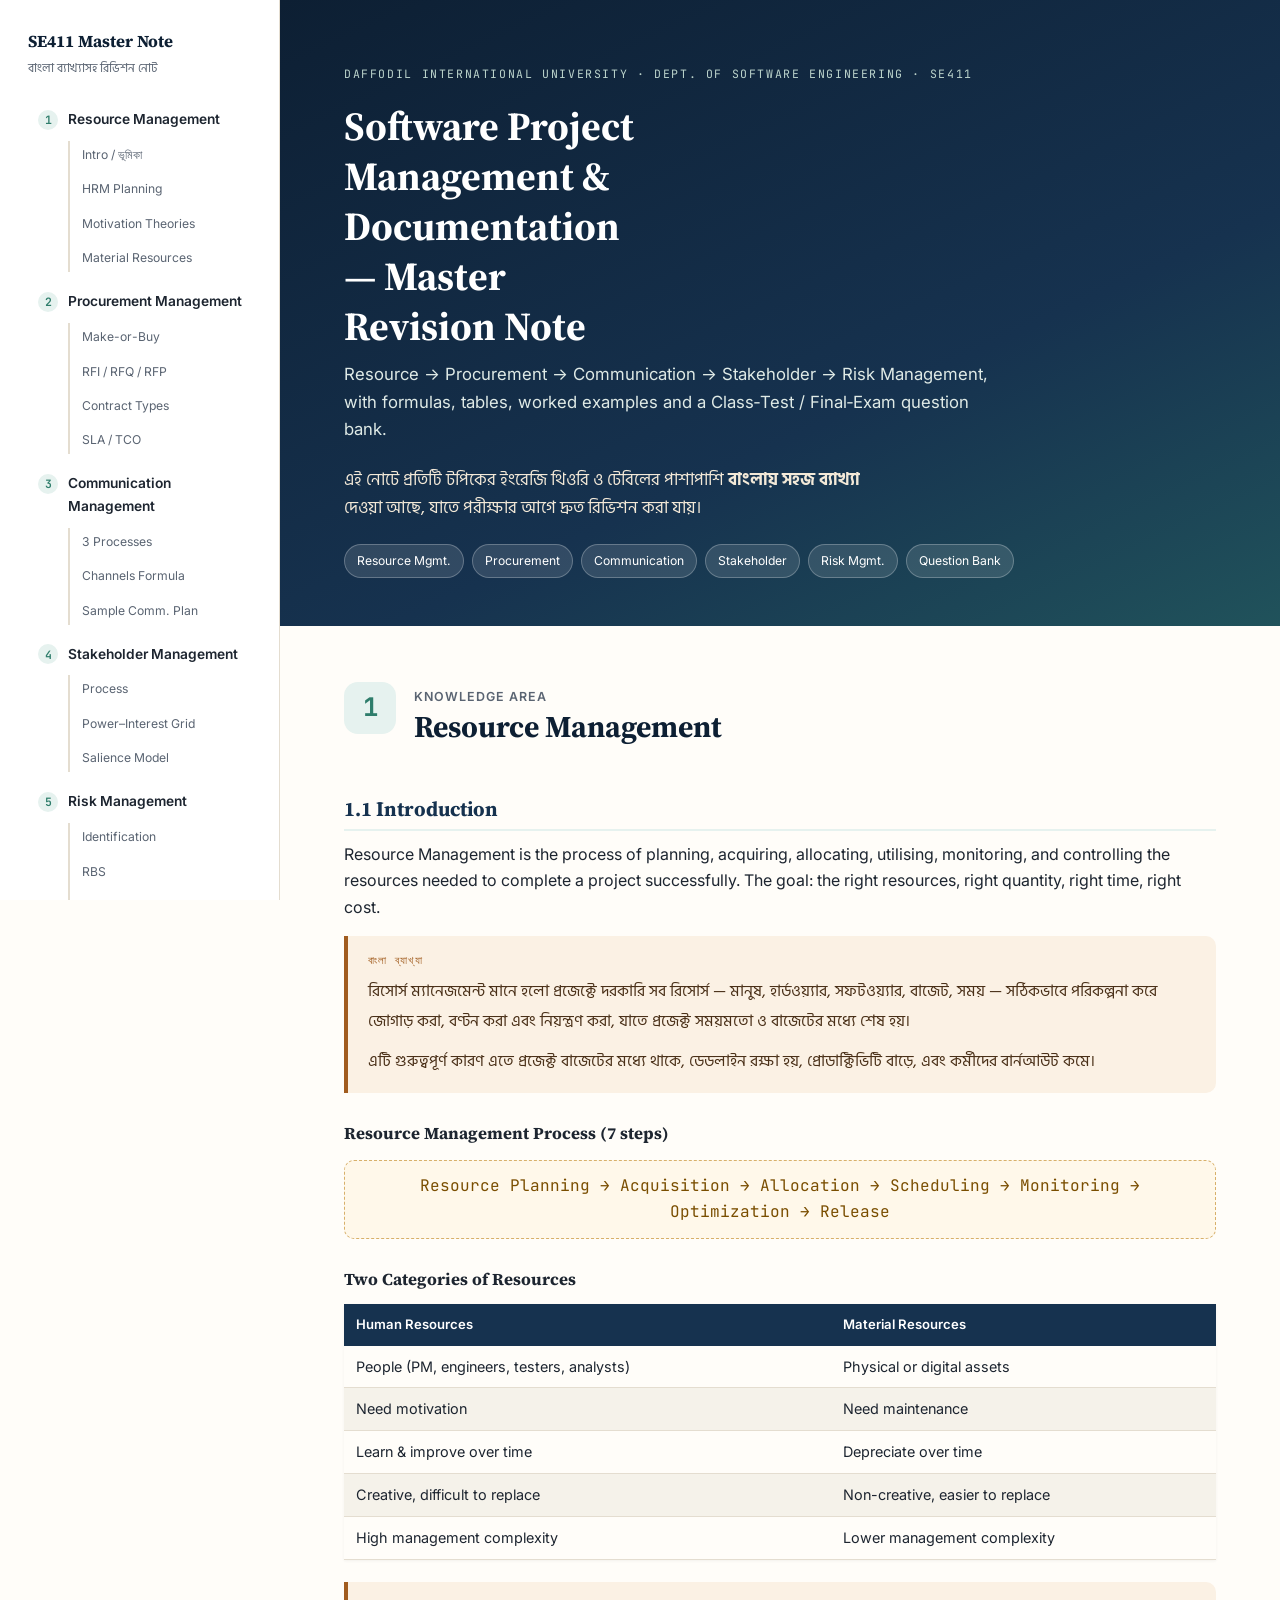
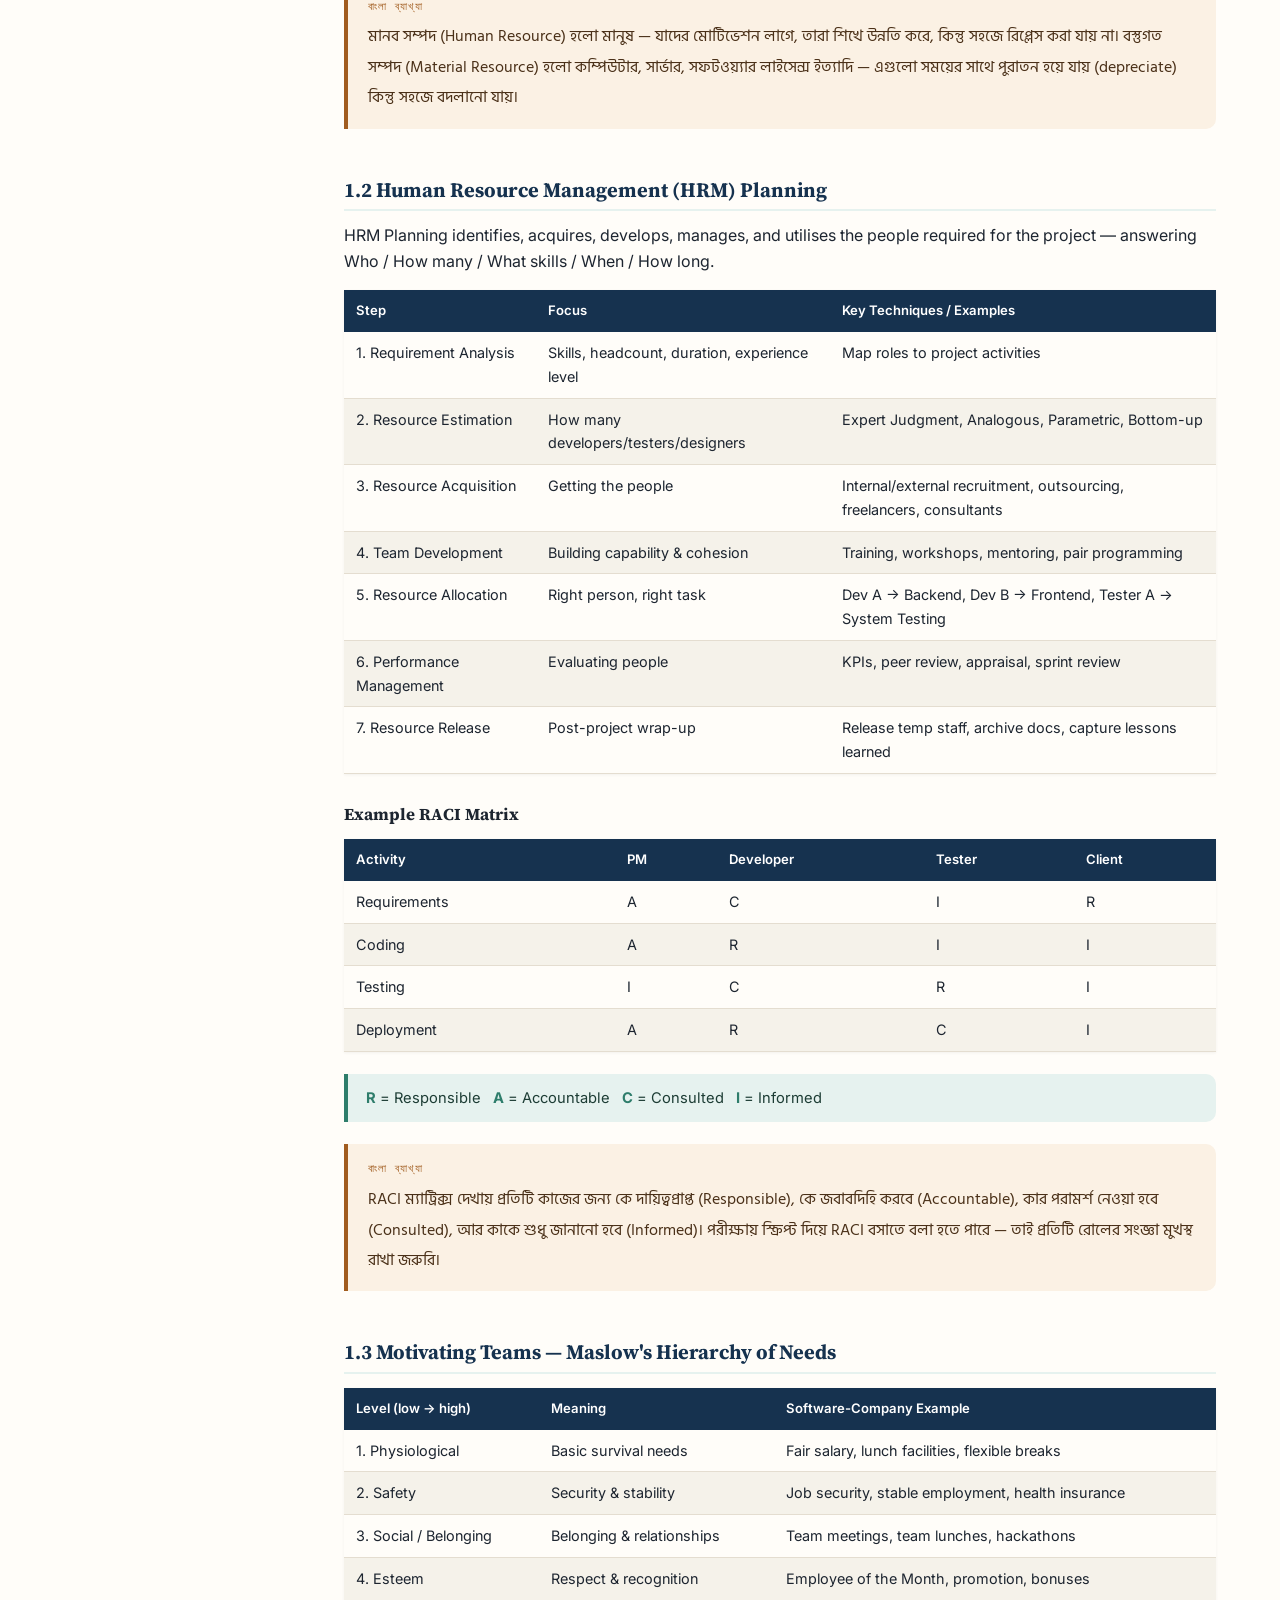
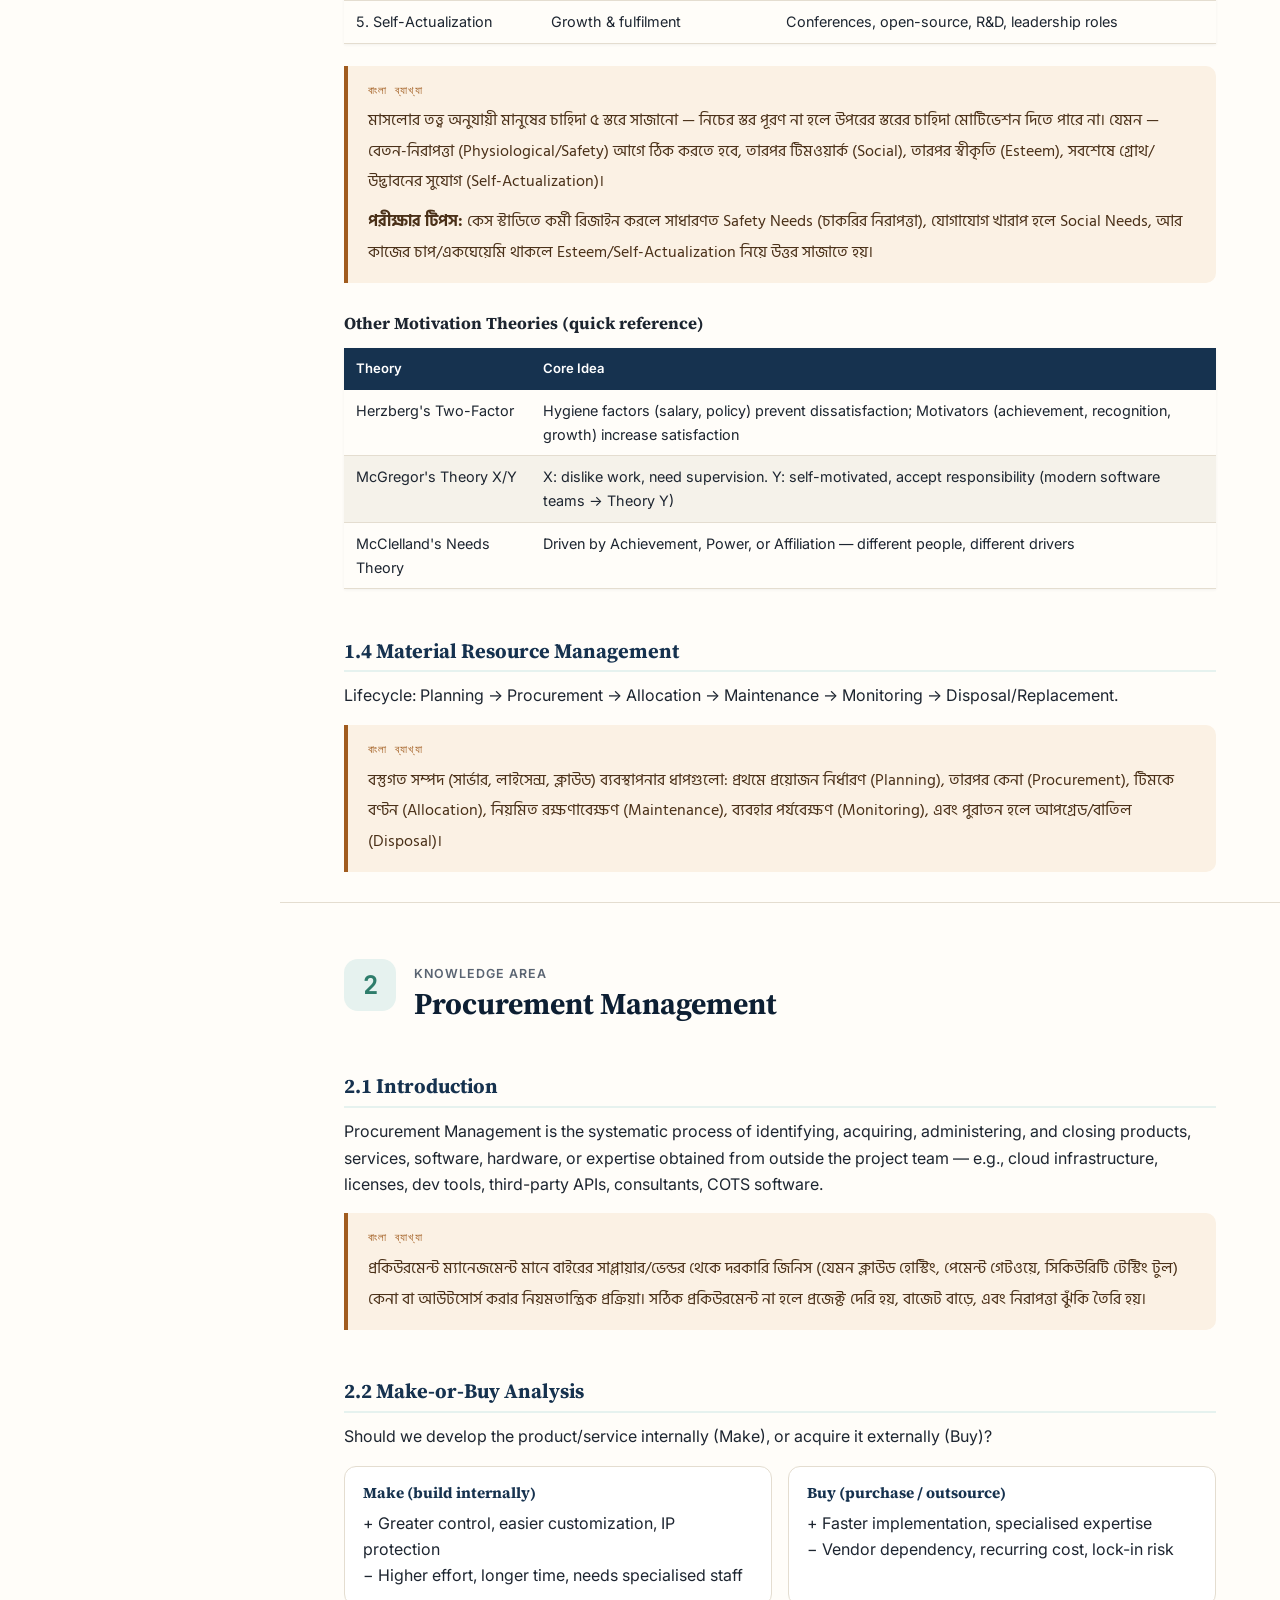
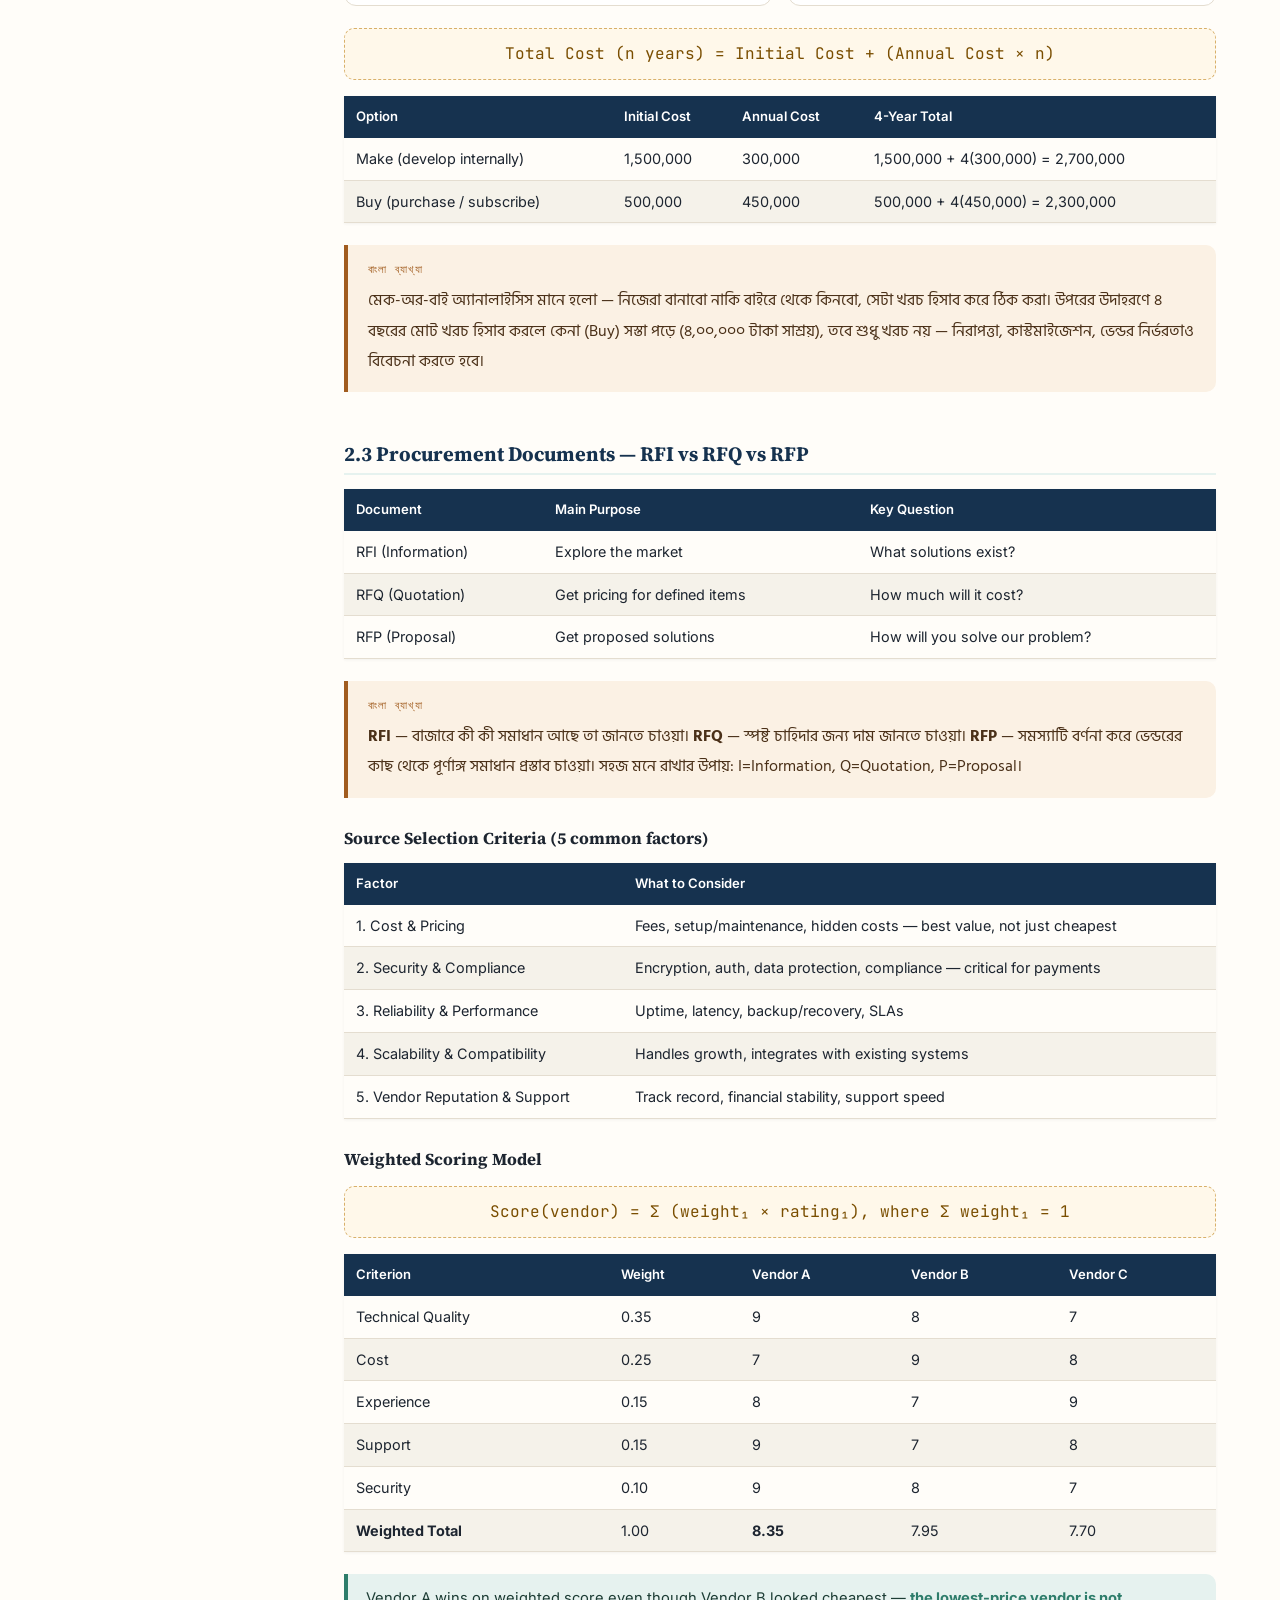
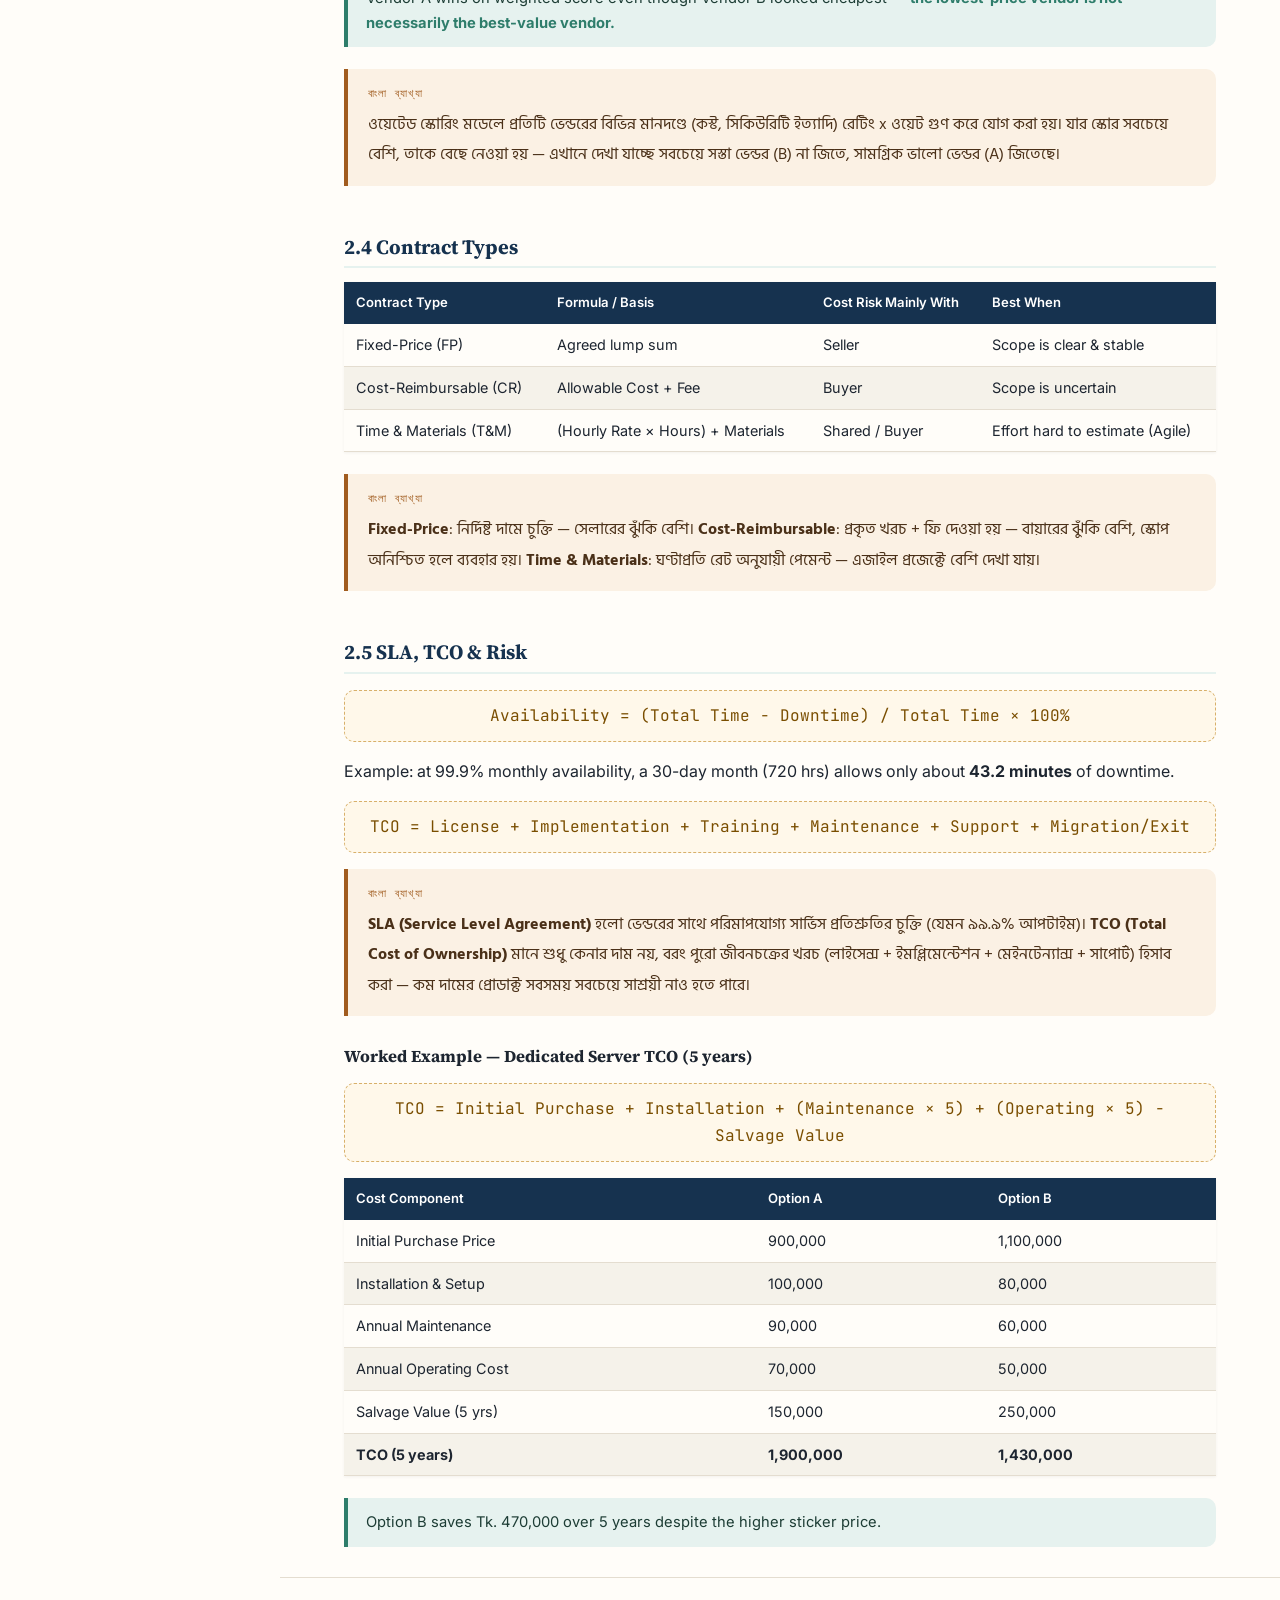
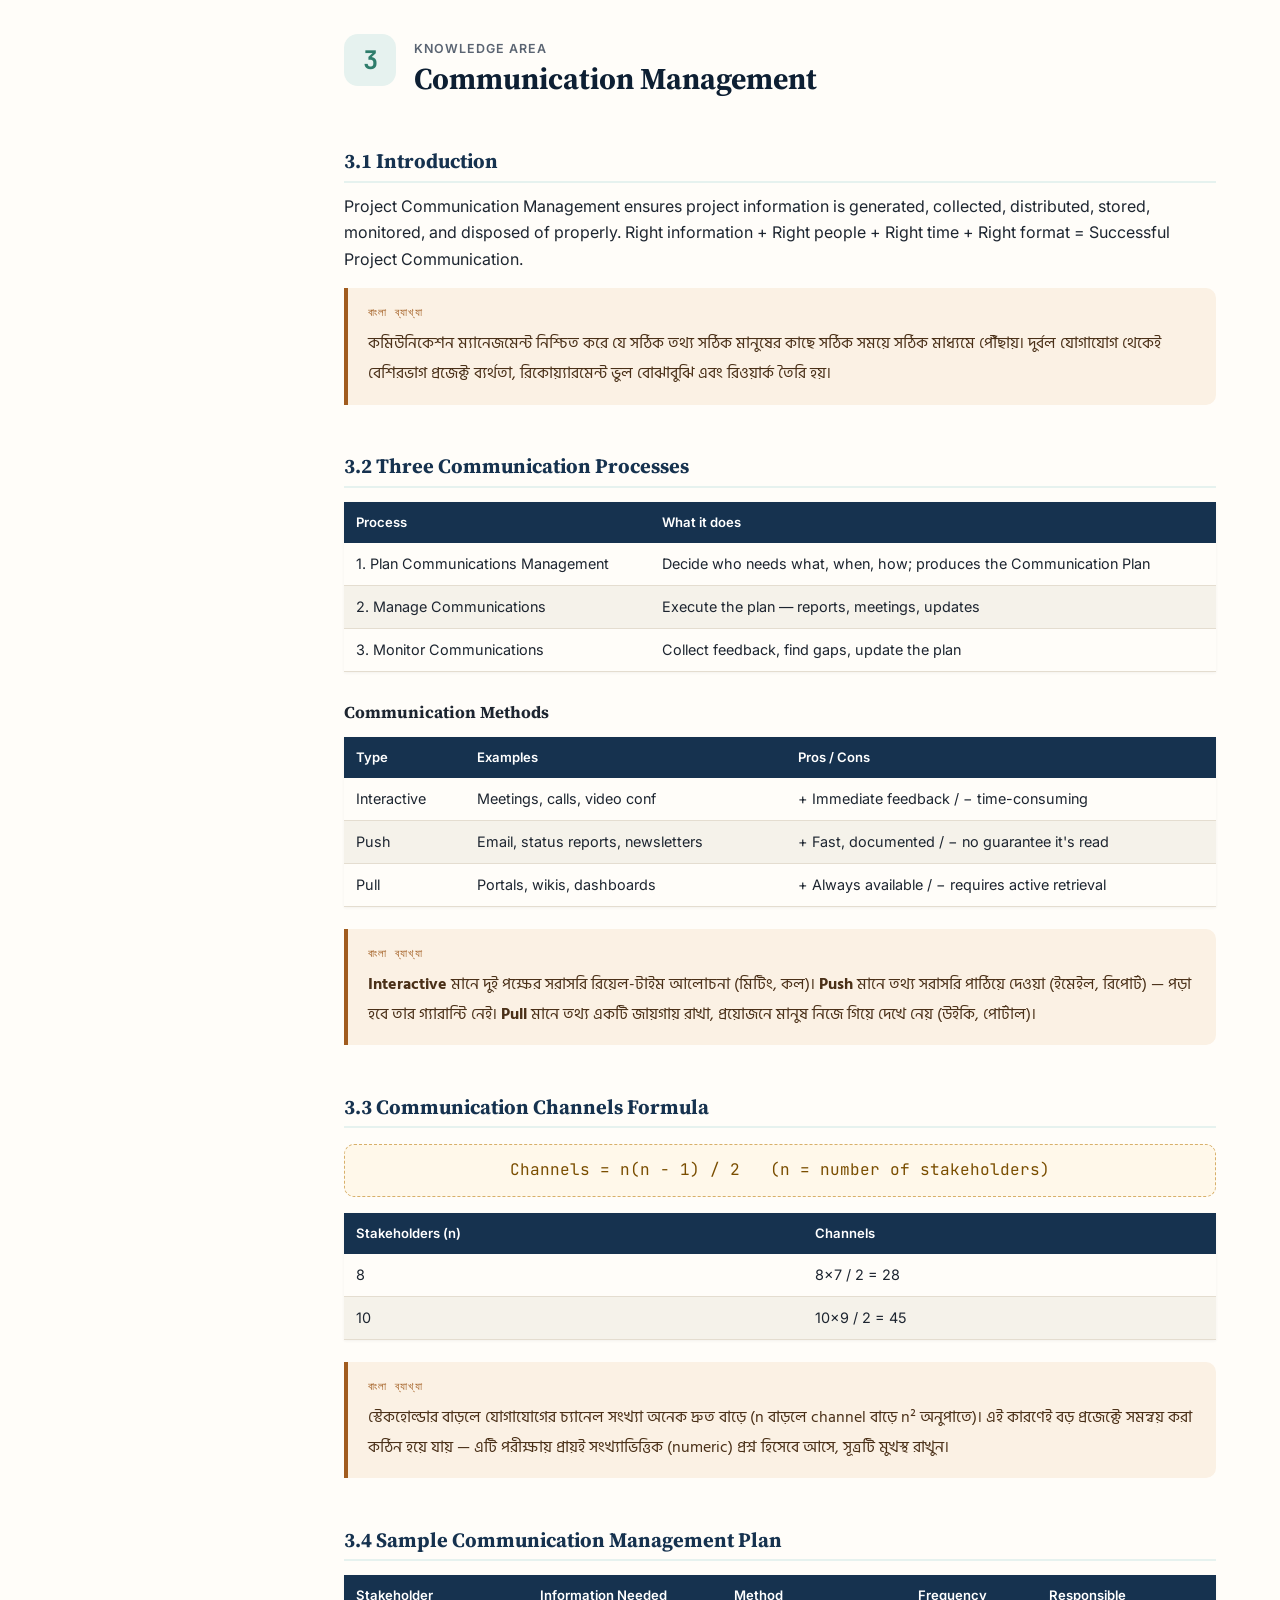
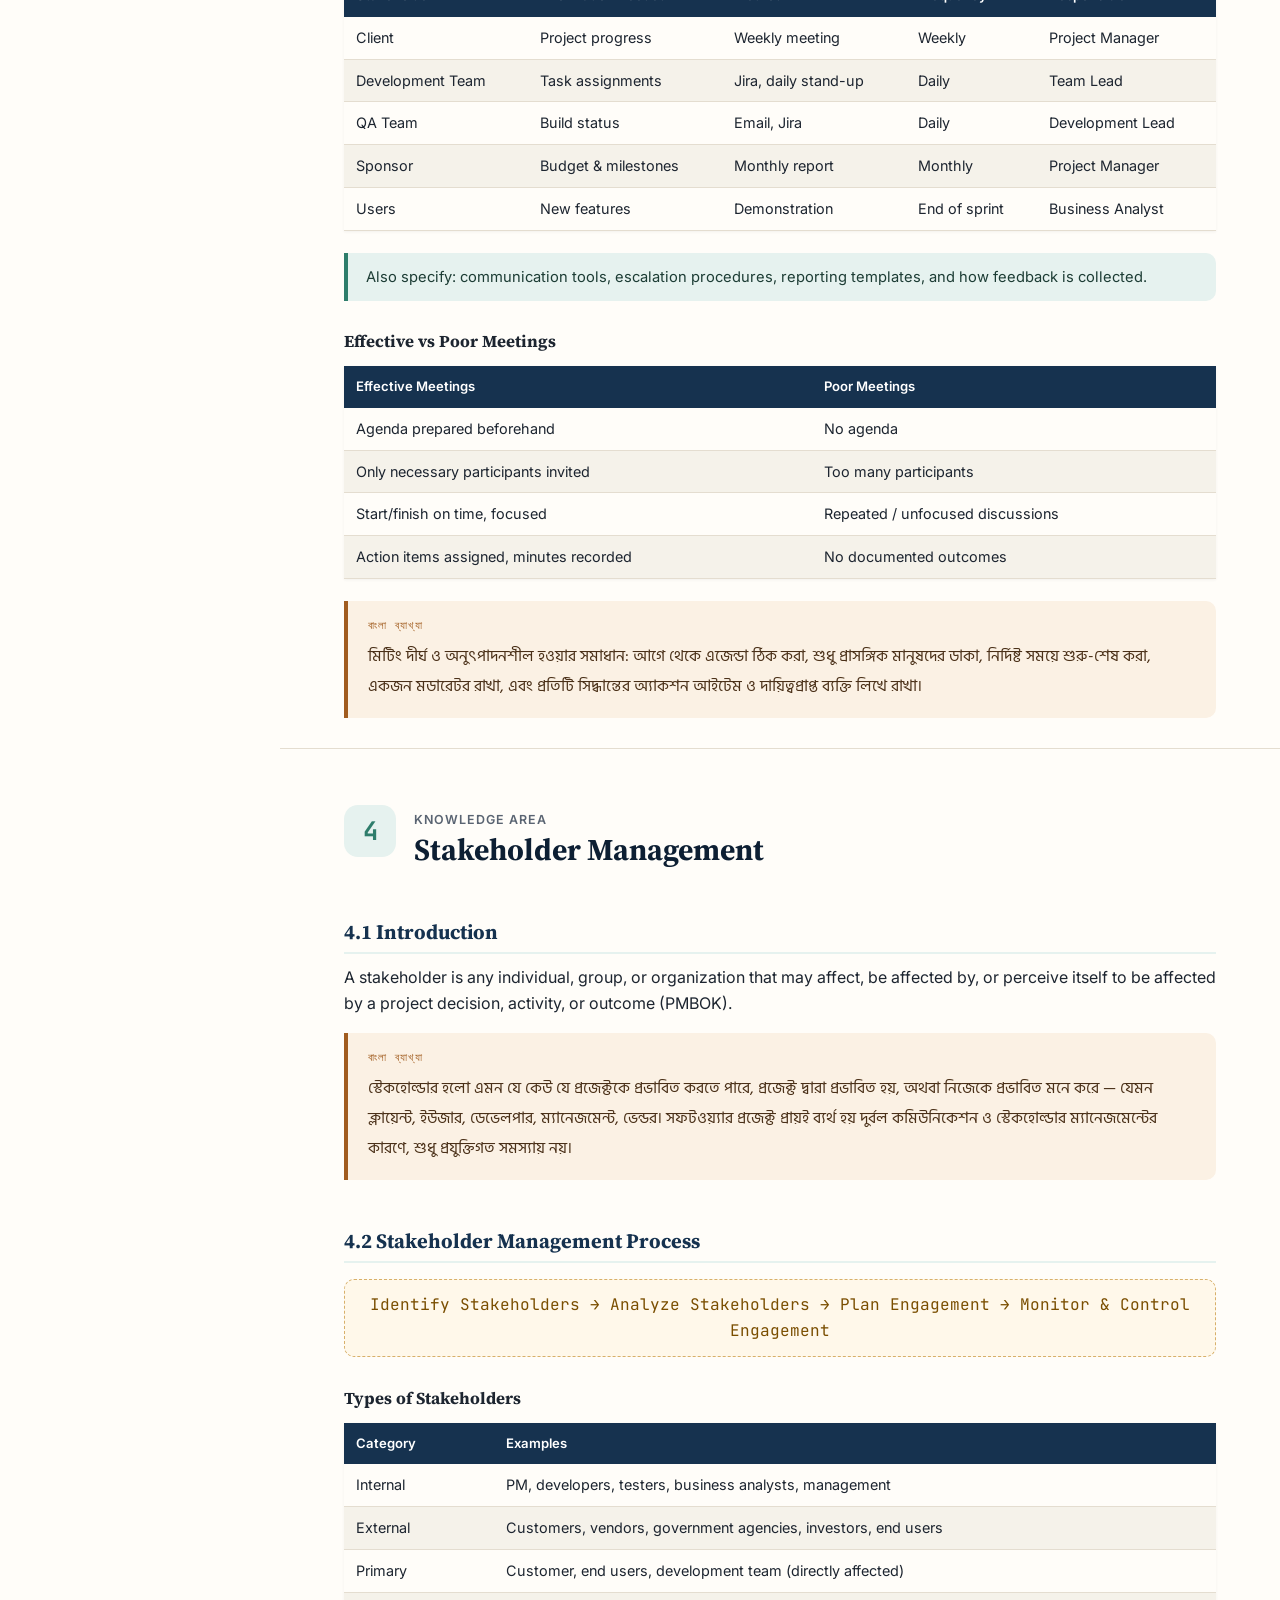
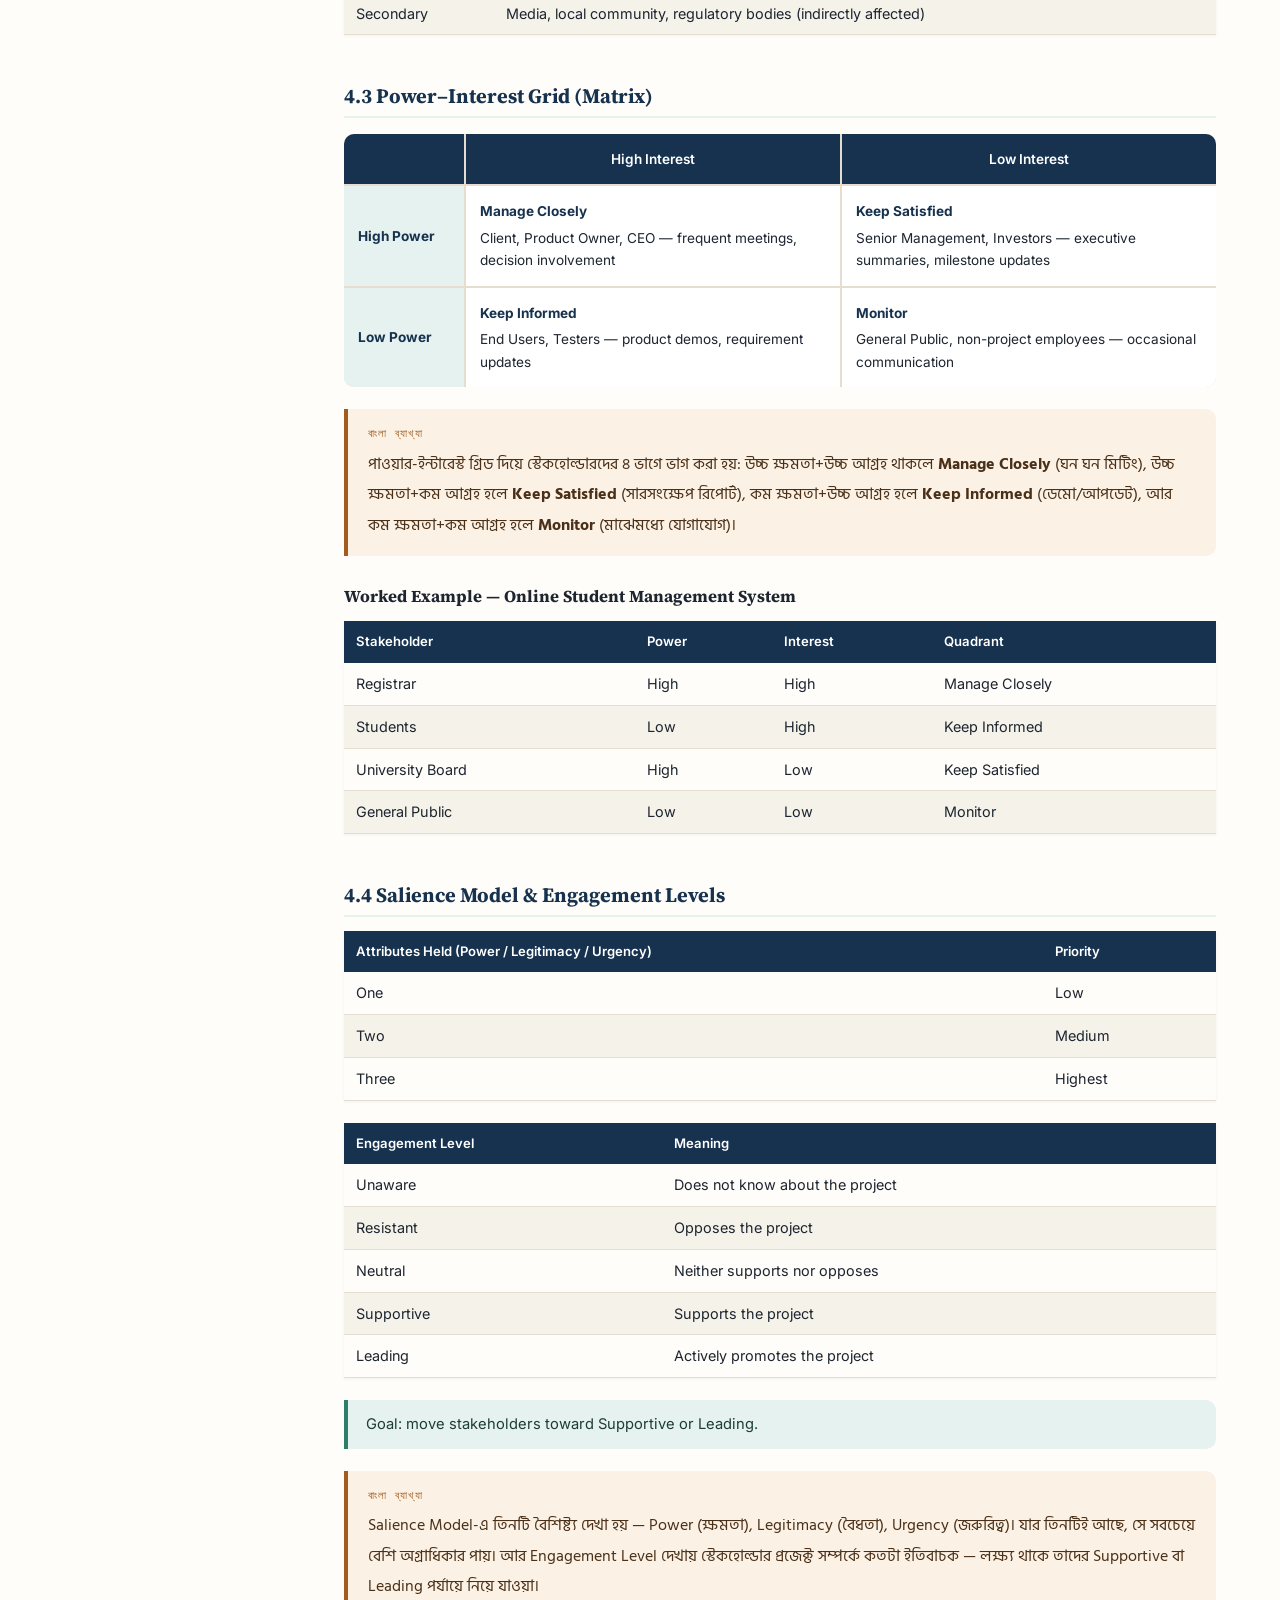
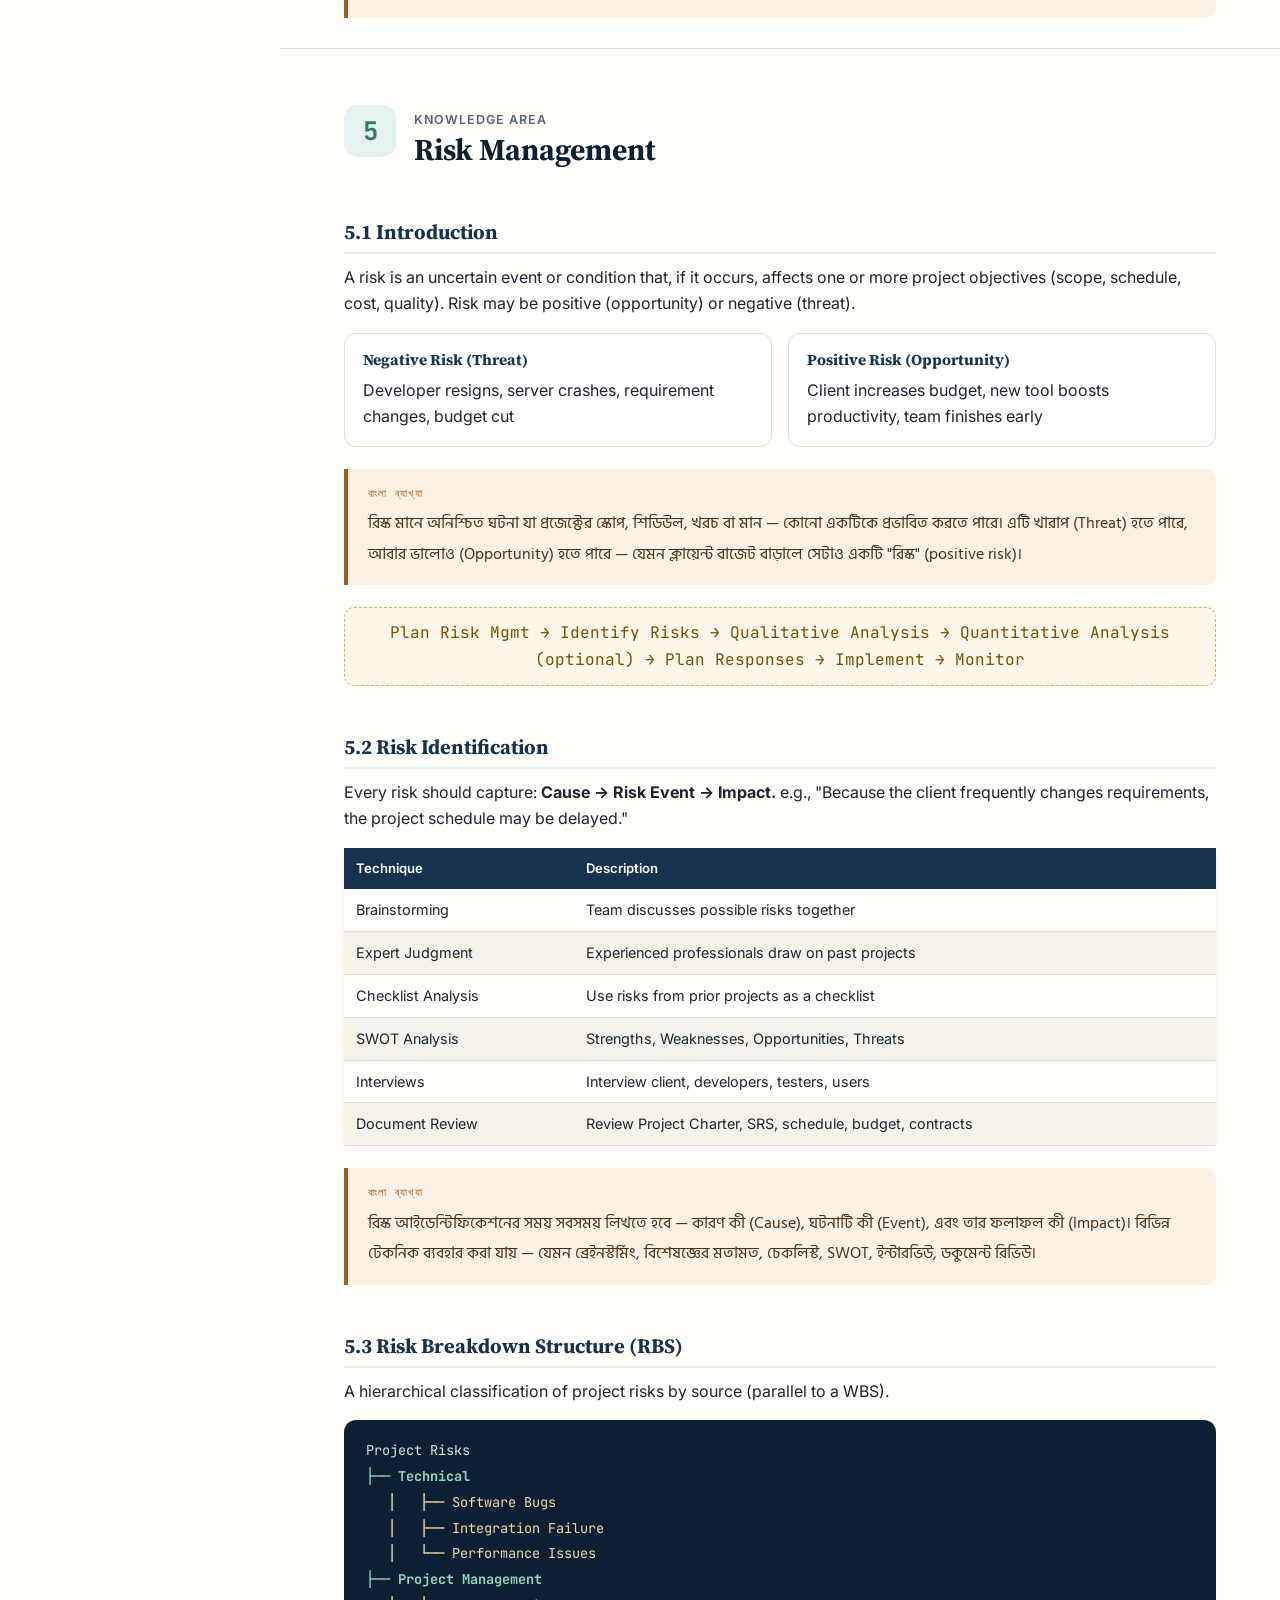
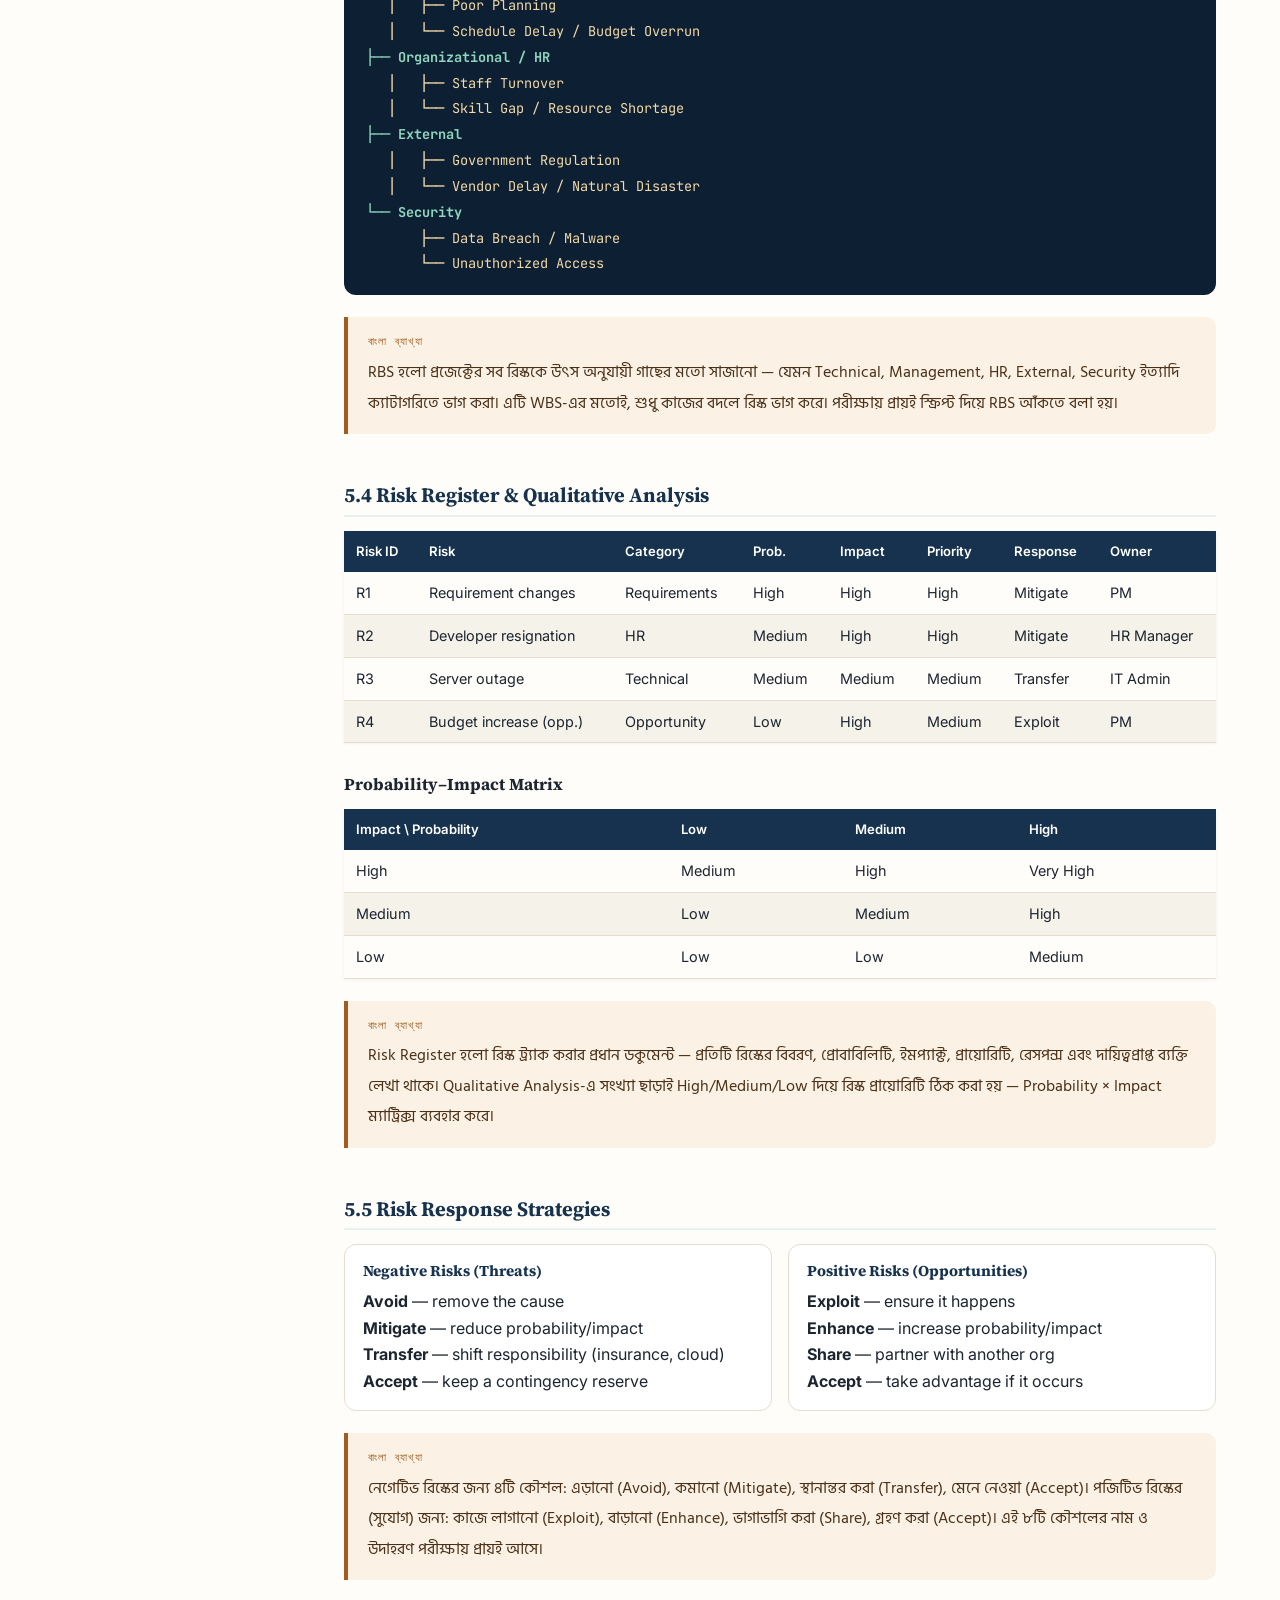
<file: study/index.html>
<!DOCTYPE html>
<html lang="en">
<head>
<meta charset="UTF-8">
<meta name="viewport" content="width=device-width, initial-scale=1.0">
<title>SE411 Master Revision Note — বাংলা ব্যাখ্যাসহ</title>
<link rel="preconnect" href="https://fonts.googleapis.com">
<link href="https://fonts.googleapis.com/css2?family=Hind+Siliguri:wght@400;500;600;700&family=Source+Serif+4:opsz,wght@8..60,400;8..60,600;8..60,700&family=Inter:wght@400;500;600;700&family=JetBrains+Mono:wght@400;600&display=swap" rel="stylesheet">
<style>
  :root{
    --navy:#16324f;
    --navy-deep:#0d1f33;
    --accent:#2e7d6b;
    --accent-soft:#e6f2ef;
    --bangla:#a15c1f;
    --bangla-soft:#fbf1e4;
    --paper:#fffdf9;
    --ink:#1d2530;
    --ink-soft:#5a6472;
    --line:#e4ddd0;
    --grey:#f5f2ea;
    --white:#ffffff;
  }
  *{box-sizing:border-box;}
  html{scroll-behavior:smooth;}
  body{
    margin:0;
    background:var(--paper);
    color:var(--ink);
    font-family:'Inter',sans-serif;
    line-height:1.65;
    font-size:16px;
  }
  .bn{
    font-family:'Hind Siliguri','Inter',sans-serif;
  }
  h1,h2,h3,h4{
    font-family:'Source Serif 4',serif;
    color:var(--navy-deep);
    line-height:1.25;
    margin:0 0 .5em 0;
  }
  a{color:var(--accent);}

  /* ---------- Layout shell ---------- */
  .shell{display:flex; max-width:1320px; margin:0 auto;}
  nav.toc{
    width:280px; flex:none; position:sticky; top:0; align-self:flex-start;
    height:100vh; overflow-y:auto; padding:28px 18px 40px 28px;
    border-right:1px solid var(--line);
    background:var(--white);
  }
  nav.toc .brand{
    font-family:'Source Serif 4',serif; font-weight:700; font-size:1.05rem;
    color:var(--navy-deep); margin-bottom:2px;
  }
  nav.toc .brand-sub{ font-size:.78rem; color:var(--ink-soft); margin-bottom:22px;}
  nav.toc ol{list-style:none; margin:0; padding:0; counter-reset:sec;}
  nav.toc ol > li{counter-increment:sec; margin-bottom:2px;}
  nav.toc ol > li > a{
    display:flex; gap:10px; align-items:baseline;
    text-decoration:none; color:var(--ink); font-weight:600; font-size:.86rem;
    padding:8px 10px; border-radius:8px;
  }
  nav.toc ol > li > a::before{
    content:counter(sec);
    font-family:'JetBrains Mono',monospace; font-size:.72rem; color:var(--accent);
    background:var(--accent-soft); width:20px; height:20px; border-radius:50%;
    display:flex; align-items:center; justify-content:center; flex:none;
  }
  nav.toc ol > li > a:hover{background:var(--grey);}
  nav.toc .sub{list-style:none; margin:2px 0 10px 40px; padding:0; border-left:2px solid var(--line);}
  nav.toc .sub li a{
    display:block; font-size:.76rem; color:var(--ink-soft); text-decoration:none;
    padding:4px 0 4px 12px;
  }
  nav.toc .sub li a:hover{color:var(--accent);}

  main{flex:1; min-width:0; padding:0 0 80px 0;}

  /* ---------- Cover ---------- */
  header.cover{
    padding:64px 64px 48px 64px;
    background:linear-gradient(155deg, var(--navy-deep) 0%, var(--navy) 62%, var(--accent) 150%);
    color:#fff;
  }
  header.cover .kicker{
    font-family:'JetBrains Mono',monospace; letter-spacing:.14em; text-transform:uppercase;
    font-size:.72rem; color:#bcd4cc; margin-bottom:18px;
  }
  header.cover h1{
    color:#fff; font-size:2.5rem; margin-bottom:.25em; max-width:14ch;
  }
  header.cover .subtitle{
    font-size:1.05rem; color:#dfeae6; max-width:60ch; margin-bottom:22px;
  }
  header.cover .subtitle.bn{ font-size:1.05rem; color:#f3e9d8; }
  header.cover .pills{display:flex; flex-wrap:wrap; gap:8px; margin-top:20px;}
  header.cover .pills span{
    font-size:.76rem; background:rgba(255,255,255,.12); border:1px solid rgba(255,255,255,.25);
    padding:6px 12px; border-radius:999px;
  }

  section.topic{padding:56px 64px 8px 64px; border-bottom:1px solid var(--line);}
  section.topic:last-of-type{border-bottom:none;}
  .topic-head{
    display:flex; align-items:flex-start; gap:18px; margin-bottom:6px;
  }
  .topic-num{
    font-family:'JetBrains Mono',monospace; font-size:1.6rem; color:var(--accent);
    background:var(--accent-soft); width:52px; height:52px; border-radius:14px;
    display:flex; align-items:center; justify-content:center; flex:none; font-weight:700;
  }
  .topic-head h1{font-size:1.9rem; margin-bottom:2px;}
  .topic-head .eng-tag{ font-family:'Inter',sans-serif; font-weight:600; font-size:.78rem; color:var(--ink-soft); text-transform:uppercase; letter-spacing:.08em;}

  h2.sub{
    font-size:1.28rem; color:var(--navy); margin-top:2.4em; padding-bottom:6px;
    border-bottom:2px solid var(--accent-soft);
  }
  h3.subsub{ font-size:1.05rem; color:var(--ink); margin-top:1.8em; }

  p{margin:0 0 1em 0; color:var(--ink);}
  ul, ol.plain{margin:0 0 1.1em 0; padding-left:1.3em;}
  li{margin-bottom:.4em;}

  /* Bangla explanation box */
  .bn-box{
    background:var(--bangla-soft);
    border-left:4px solid var(--bangla);
    border-radius:0 10px 10px 0;
    padding:16px 20px;
    margin:14px 0 22px 0;
  }
  .bn-box .tag{
    font-family:'JetBrains Mono',monospace; font-size:.68rem; letter-spacing:.1em;
    text-transform:uppercase; color:var(--bangla); margin-bottom:6px; display:block;
  }
  .bn-box p{ font-family:'Hind Siliguri',sans-serif; color:#4a3018; font-size:1rem; margin:0; line-height:1.9;}
  .bn-box p + p{margin-top:.6em;}

  /* English callout note */
  .note{
    background:var(--accent-soft); border-left:4px solid var(--accent);
    border-radius:0 10px 10px 0; padding:12px 18px; margin:14px 0 22px 0;
    font-size:.92rem; color:#1d3d35;
  }
  .note b{color:var(--accent);}

  /* formula block */
  .formula{
    text-align:center; font-family:'JetBrains Mono',monospace; font-size:1rem;
    background:#fff8ea; border:1px dashed #d8b06a; color:#7a4e00;
    padding:12px 16px; border-radius:10px; margin:16px 0; overflow-x:auto;
  }

  table{
    width:100%; border-collapse:collapse; margin:14px 0 22px 0;
    font-size:.9rem; box-shadow:0 1px 3px rgba(0,0,0,.05);
  }
  thead th{
    background:var(--navy); color:#fff; text-align:left; padding:10px 12px;
    font-weight:600; font-size:.82rem;
  }
  tbody td{ padding:9px 12px; border-bottom:1px solid var(--line); vertical-align:top;}
  tbody tr:nth-child(even){background:var(--grey);}

  .rbs{
    font-family:'JetBrains Mono',monospace; font-size:.85rem; background:var(--navy-deep);
    color:#d8e6e1; padding:18px 22px; border-radius:12px; margin:16px 0 22px 0; line-height:1.9;
    overflow-x:auto;
  }
  .rbs .l1{color:#8fd6bd; font-weight:700;}
  .rbs .l2{padding-left:1.6em; color:#f2d9a8;}
  .rbs .l3{padding-left:3.2em; color:#cfd8e0;}

  .grid2{
    display:grid; grid-template-columns:1fr 1fr; gap:16px; margin:14px 0 22px 0;
  }
  .card{
    background:var(--white); border:1px solid var(--line); border-radius:12px; padding:16px 18px;
  }
  .card h4{ margin:0 0 8px 0; font-size:.95rem; color:var(--navy);}

  .pi-grid{
    display:grid; grid-template-columns:120px 1fr 1fr; gap:2px; margin:16px 0 22px 0;
    background:var(--line); border-radius:10px; overflow:hidden;
  }
  .pi-grid > div{ background:var(--white); padding:14px; font-size:.85rem;}
  .pi-grid .head{ background:var(--navy); color:#fff; font-weight:600; text-align:center;}
  .pi-grid .rowlabel{ background:var(--accent-soft); font-weight:700; display:flex; align-items:center; color:var(--navy);}
  .pi-grid .quad-title{font-weight:700; color:var(--navy); display:block; margin-bottom:4px;}

  /* Question bank */
  .qcard{
    background:var(--white); border:1px solid var(--line); border-left:4px solid var(--navy);
    border-radius:0 12px 12px 0; padding:16px 20px; margin:14px 0;
  }
  .qcard .qmeta{ font-family:'JetBrains Mono',monospace; font-size:.7rem; color:var(--ink-soft); margin-bottom:6px; text-transform:uppercase; letter-spacing:.06em;}
  .qcard h4{margin:0 0 8px 0; color:var(--navy-deep); font-size:1.02rem;}

  footer{
    padding:40px 64px; color:var(--ink-soft); font-size:.82rem; text-align:center;
    border-top:1px solid var(--line);
  }

  /* mobile */
  @media (max-width:920px){
    .shell{flex-direction:column;}
    nav.toc{
      position:relative; width:100%; height:auto; max-height:280px;
      border-right:none; border-bottom:1px solid var(--line);
    }
    header.cover, section.topic{padding-left:24px; padding-right:24px;}
    .grid2{grid-template-columns:1fr;}
    .pi-grid{grid-template-columns:80px 1fr 1fr; font-size:.72rem;}
  }
  @media print{
    nav.toc{display:none;}
    .shell{display:block;}
    section.topic{padding:24px 8px;}
  }
</style>
</head>
<body>
<div class="shell">

  <nav class="toc">
    <div class="brand">SE411 Master Note</div>
    <div class="brand-sub bn">বাংলা ব্যাখ্যাসহ রিভিশন নোট</div>
    <ol>
      <li><a href="#resource">Resource Management
        </a>
        <ul class="sub">
          <li><a href="#res-intro">Intro / ভূমিকা</a></li>
          <li><a href="#res-hrm">HRM Planning</a></li>
          <li><a href="#res-motivation">Motivation Theories</a></li>
          <li><a href="#res-material">Material Resources</a></li>
        </ul>
      </li>
      <li><a href="#procurement">Procurement Management</a>
        <ul class="sub">
          <li><a href="#proc-makebuy">Make-or-Buy</a></li>
          <li><a href="#proc-docs">RFI / RFQ / RFP</a></li>
          <li><a href="#proc-contracts">Contract Types</a></li>
          <li><a href="#proc-tco">SLA / TCO</a></li>
        </ul>
      </li>
      <li><a href="#communication">Communication Management</a>
        <ul class="sub">
          <li><a href="#comm-process">3 Processes</a></li>
          <li><a href="#comm-channels">Channels Formula</a></li>
          <li><a href="#comm-plan">Sample Comm. Plan</a></li>
        </ul>
      </li>
      <li><a href="#stakeholder">Stakeholder Management</a>
        <ul class="sub">
          <li><a href="#sh-process">Process</a></li>
          <li><a href="#sh-grid">Power–Interest Grid</a></li>
          <li><a href="#sh-salience">Salience Model</a></li>
        </ul>
      </li>
      <li><a href="#risk">Risk Management</a>
        <ul class="sub">
          <li><a href="#risk-id">Identification</a></li>
          <li><a href="#risk-rbs">RBS</a></li>
          <li><a href="#risk-register">Risk Register</a></li>
          <li><a href="#risk-response">Response Strategies</a></li>
          <li><a href="#risk-emv">EMV / Decision Tree</a></li>
        </ul>
      </li>
      <li><a href="#qbank">Exam Question Bank</a></li>
    </ol>
  </nav>

  <main>
    <header class="cover">
      <div class="kicker">Daffodil International University · Dept. of Software Engineering · SE411</div>
      <h1>Software Project Management &amp; Documentation — Master Revision Note</h1>
      <p class="subtitle">Resource → Procurement → Communication → Stakeholder → Risk Management, with formulas, tables, worked examples and a Class‑Test / Final‑Exam question bank.</p>
      <p class="subtitle bn">এই নোটে প্রতিটি টপিকের ইংরেজি থিওরি ও টেবিলের পাশাপাশি <b>বাংলায় সহজ ব্যাখ্যা</b> দেওয়া আছে, যাতে পরীক্ষার আগে দ্রুত রিভিশন করা যায়।</p>
      <div class="pills">
        <span>Resource Mgmt.</span><span>Procurement</span><span>Communication</span><span>Stakeholder</span><span>Risk Mgmt.</span><span>Question Bank</span>
      </div>
    </header>

    <!-- ======================= 1. RESOURCE MANAGEMENT ======================= -->
    <section class="topic" id="resource">
      <div class="topic-head">
        <div class="topic-num">1</div>
        <div>
          <span class="eng-tag">Knowledge Area</span>
          <h1>Resource Management</h1>
        </div>
      </div>

      <h2 class="sub" id="res-intro">1.1 Introduction</h2>
      <p>Resource Management is the process of planning, acquiring, allocating, utilising, monitoring, and controlling the resources needed to complete a project successfully. The goal: the right resources, right quantity, right time, right cost.</p>
      <div class="bn-box">
        <span class="tag">বাংলা ব্যাখ্যা</span>
        <p>রিসোর্স ম্যানেজমেন্ট মানে হলো প্রজেক্টে দরকারি সব রিসোর্স — মানুষ, হার্ডওয়্যার, সফটওয়্যার, বাজেট, সময় — সঠিকভাবে পরিকল্পনা করে জোগাড় করা, বণ্টন করা এবং নিয়ন্ত্রণ করা, যাতে প্রজেক্ট সময়মতো ও বাজেটের মধ্যে শেষ হয়।</p>
        <p>এটি গুরুত্বপূর্ণ কারণ এতে প্রজেক্ট বাজেটের মধ্যে থাকে, ডেডলাইন রক্ষা হয়, প্রোডাক্টিভিটি বাড়ে, এবং কর্মীদের বার্নআউট কমে।</p>
      </div>

      <h3 class="subsub">Resource Management Process (7 steps)</h3>
      <div class="formula">Resource Planning → Acquisition → Allocation → Scheduling → Monitoring → Optimization → Release</div>

      <h3 class="subsub">Two Categories of Resources</h3>
      <table>
        <thead><tr><th>Human Resources</th><th>Material Resources</th></tr></thead>
        <tbody>
          <tr><td>People (PM, engineers, testers, analysts)</td><td>Physical or digital assets</td></tr>
          <tr><td>Need motivation</td><td>Need maintenance</td></tr>
          <tr><td>Learn &amp; improve over time</td><td>Depreciate over time</td></tr>
          <tr><td>Creative, difficult to replace</td><td>Non-creative, easier to replace</td></tr>
          <tr><td>High management complexity</td><td>Lower management complexity</td></tr>
        </tbody>
      </table>
      <div class="bn-box">
        <span class="tag">বাংলা ব্যাখ্যা</span>
        <p>মানব সম্পদ (Human Resource) হলো মানুষ — যাদের মোটিভেশন লাগে, তারা শিখে উন্নতি করে, কিন্তু সহজে রিপ্লেস করা যায় না। বস্তুগত সম্পদ (Material Resource) হলো কম্পিউটার, সার্ভার, সফটওয়্যার লাইসেন্স ইত্যাদি — এগুলো সময়ের সাথে পুরাতন হয়ে যায় (depreciate) কিন্তু সহজে বদলানো যায়।</p>
      </div>

      <h2 class="sub" id="res-hrm">1.2 Human Resource Management (HRM) Planning</h2>
      <p>HRM Planning identifies, acquires, develops, manages, and utilises the people required for the project — answering Who / How many / What skills / When / How long.</p>
      <table>
        <thead><tr><th>Step</th><th>Focus</th><th>Key Techniques / Examples</th></tr></thead>
        <tbody>
          <tr><td>1. Requirement Analysis</td><td>Skills, headcount, duration, experience level</td><td>Map roles to project activities</td></tr>
          <tr><td>2. Resource Estimation</td><td>How many developers/testers/designers</td><td>Expert Judgment, Analogous, Parametric, Bottom-up</td></tr>
          <tr><td>3. Resource Acquisition</td><td>Getting the people</td><td>Internal/external recruitment, outsourcing, freelancers, consultants</td></tr>
          <tr><td>4. Team Development</td><td>Building capability &amp; cohesion</td><td>Training, workshops, mentoring, pair programming</td></tr>
          <tr><td>5. Resource Allocation</td><td>Right person, right task</td><td>Dev A → Backend, Dev B → Frontend, Tester A → System Testing</td></tr>
          <tr><td>6. Performance Management</td><td>Evaluating people</td><td>KPIs, peer review, appraisal, sprint review</td></tr>
          <tr><td>7. Resource Release</td><td>Post-project wrap-up</td><td>Release temp staff, archive docs, capture lessons learned</td></tr>
        </tbody>
      </table>

      <h3 class="subsub">Example RACI Matrix</h3>
      <table>
        <thead><tr><th>Activity</th><th>PM</th><th>Developer</th><th>Tester</th><th>Client</th></tr></thead>
        <tbody>
          <tr><td>Requirements</td><td>A</td><td>C</td><td>I</td><td>R</td></tr>
          <tr><td>Coding</td><td>A</td><td>R</td><td>I</td><td>I</td></tr>
          <tr><td>Testing</td><td>I</td><td>C</td><td>R</td><td>I</td></tr>
          <tr><td>Deployment</td><td>A</td><td>R</td><td>C</td><td>I</td></tr>
        </tbody>
      </table>
      <div class="note"><b>R</b> = Responsible &nbsp; <b>A</b> = Accountable &nbsp; <b>C</b> = Consulted &nbsp; <b>I</b> = Informed</div>
      <div class="bn-box">
        <span class="tag">বাংলা ব্যাখ্যা</span>
        <p>RACI ম্যাট্রিক্স দেখায় প্রতিটি কাজের জন্য কে দায়িত্বপ্রাপ্ত (Responsible), কে জবাবদিহি করবে (Accountable), কার পরামর্শ নেওয়া হবে (Consulted), আর কাকে শুধু জানানো হবে (Informed)। পরীক্ষায় স্ক্রিপ্ট দিয়ে RACI বসাতে বলা হতে পারে — তাই প্রতিটি রোলের সংজ্ঞা মুখস্থ রাখা জরুরি।</p>
      </div>

      <h2 class="sub" id="res-motivation">1.3 Motivating Teams — Maslow's Hierarchy of Needs</h2>
      <table>
        <thead><tr><th>Level (low → high)</th><th>Meaning</th><th>Software-Company Example</th></tr></thead>
        <tbody>
          <tr><td>1. Physiological</td><td>Basic survival needs</td><td>Fair salary, lunch facilities, flexible breaks</td></tr>
          <tr><td>2. Safety</td><td>Security &amp; stability</td><td>Job security, stable employment, health insurance</td></tr>
          <tr><td>3. Social / Belonging</td><td>Belonging &amp; relationships</td><td>Team meetings, team lunches, hackathons</td></tr>
          <tr><td>4. Esteem</td><td>Respect &amp; recognition</td><td>Employee of the Month, promotion, bonuses</td></tr>
          <tr><td>5. Self-Actualization</td><td>Growth &amp; fulfilment</td><td>Conferences, open-source, R&amp;D, leadership roles</td></tr>
        </tbody>
      </table>
      <div class="bn-box">
        <span class="tag">বাংলা ব্যাখ্যা</span>
        <p>মাসলোর তত্ত্ব অনুযায়ী মানুষের চাহিদা ৫ স্তরে সাজানো — নিচের স্তর পূরণ না হলে উপরের স্তরের চাহিদা মোটিভেশন দিতে পারে না। যেমন — বেতন-নিরাপত্তা (Physiological/Safety) আগে ঠিক করতে হবে, তারপর টিমওয়ার্ক (Social), তারপর স্বীকৃতি (Esteem), সবশেষে গ্রোথ/উদ্ভাবনের সুযোগ (Self-Actualization)।</p>
        <p><b>পরীক্ষার টিপস:</b> কেস স্টাডিতে কর্মী রিজাইন করলে সাধারণত Safety Needs (চাকরির নিরাপত্তা), যোগাযোগ খারাপ হলে Social Needs, আর কাজের চাপ/একঘেয়েমি থাকলে Esteem/Self-Actualization নিয়ে উত্তর সাজাতে হয়।</p>
      </div>

      <h3 class="subsub">Other Motivation Theories (quick reference)</h3>
      <table>
        <thead><tr><th>Theory</th><th>Core Idea</th></tr></thead>
        <tbody>
          <tr><td>Herzberg's Two-Factor</td><td>Hygiene factors (salary, policy) prevent dissatisfaction; Motivators (achievement, recognition, growth) increase satisfaction</td></tr>
          <tr><td>McGregor's Theory X/Y</td><td>X: dislike work, need supervision. Y: self-motivated, accept responsibility (modern software teams → Theory Y)</td></tr>
          <tr><td>McClelland's Needs Theory</td><td>Driven by Achievement, Power, or Affiliation — different people, different drivers</td></tr>
        </tbody>
      </table>

      <h2 class="sub" id="res-material">1.4 Material Resource Management</h2>
      <p>Lifecycle: Planning → Procurement → Allocation → Maintenance → Monitoring → Disposal/Replacement.</p>
      <div class="bn-box">
        <span class="tag">বাংলা ব্যাখ্যা</span>
        <p>বস্তুগত সম্পদ (সার্ভার, লাইসেন্স, ক্লাউড) ব্যবস্থাপনার ধাপগুলো: প্রথমে প্রয়োজন নির্ধারণ (Planning), তারপর কেনা (Procurement), টিমকে বণ্টন (Allocation), নিয়মিত রক্ষণাবেক্ষণ (Maintenance), ব্যবহার পর্যবেক্ষণ (Monitoring), এবং পুরাতন হলে আপগ্রেড/বাতিল (Disposal)।</p>
      </div>
    </section>

    <!-- ======================= 2. PROCUREMENT MANAGEMENT ======================= -->
    <section class="topic" id="procurement">
      <div class="topic-head">
        <div class="topic-num">2</div>
        <div>
          <span class="eng-tag">Knowledge Area</span>
          <h1>Procurement Management</h1>
        </div>
      </div>

      <h2 class="sub">2.1 Introduction</h2>
      <p>Procurement Management is the systematic process of identifying, acquiring, administering, and closing products, services, software, hardware, or expertise obtained from outside the project team — e.g., cloud infrastructure, licenses, dev tools, third-party APIs, consultants, COTS software.</p>
      <div class="bn-box">
        <span class="tag">বাংলা ব্যাখ্যা</span>
        <p>প্রকিউরমেন্ট ম্যানেজমেন্ট মানে বাইরের সাপ্লায়ার/ভেন্ডর থেকে দরকারি জিনিস (যেমন ক্লাউড হোস্টিং, পেমেন্ট গেটওয়ে, সিকিউরিটি টেস্টিং টুল) কেনা বা আউটসোর্স করার নিয়মতান্ত্রিক প্রক্রিয়া। সঠিক প্রকিউরমেন্ট না হলে প্রজেক্ট দেরি হয়, বাজেট বাড়ে, এবং নিরাপত্তা ঝুঁকি তৈরি হয়।</p>
      </div>

      <h2 class="sub" id="proc-makebuy">2.2 Make-or-Buy Analysis</h2>
      <p>Should we develop the product/service internally (Make), or acquire it externally (Buy)?</p>
      <div class="grid2">
        <div class="card">
          <h4>Make (build internally)</h4>
          <p style="margin:0;">+ Greater control, easier customization, IP protection<br>− Higher effort, longer time, needs specialised staff</p>
        </div>
        <div class="card">
          <h4>Buy (purchase / outsource)</h4>
          <p style="margin:0;">+ Faster implementation, specialised expertise<br>− Vendor dependency, recurring cost, lock-in risk</p>
        </div>
      </div>
      <div class="formula">Total Cost (n years) = Initial Cost + (Annual Cost × n)</div>
      <table>
        <thead><tr><th>Option</th><th>Initial Cost</th><th>Annual Cost</th><th>4-Year Total</th></tr></thead>
        <tbody>
          <tr><td>Make (develop internally)</td><td>1,500,000</td><td>300,000</td><td>1,500,000 + 4(300,000) = 2,700,000</td></tr>
          <tr><td>Buy (purchase / subscribe)</td><td>500,000</td><td>450,000</td><td>500,000 + 4(450,000) = 2,300,000</td></tr>
        </tbody>
      </table>
      <div class="bn-box">
        <span class="tag">বাংলা ব্যাখ্যা</span>
        <p>মেক-অর-বাই অ্যানালাইসিস মানে হলো — নিজেরা বানাবো নাকি বাইরে থেকে কিনবো, সেটা খরচ হিসাব করে ঠিক করা। উপরের উদাহরণে ৪ বছরের মোট খরচ হিসাব করলে কেনা (Buy) সস্তা পড়ে (৪,০০,০০০ টাকা সাশ্রয়), তবে শুধু খরচ নয় — নিরাপত্তা, কাস্টমাইজেশন, ভেন্ডর নির্ভরতাও বিবেচনা করতে হবে।</p>
      </div>

      <h2 class="sub" id="proc-docs">2.3 Procurement Documents — RFI vs RFQ vs RFP</h2>
      <table>
        <thead><tr><th>Document</th><th>Main Purpose</th><th>Key Question</th></tr></thead>
        <tbody>
          <tr><td>RFI (Information)</td><td>Explore the market</td><td>What solutions exist?</td></tr>
          <tr><td>RFQ (Quotation)</td><td>Get pricing for defined items</td><td>How much will it cost?</td></tr>
          <tr><td>RFP (Proposal)</td><td>Get proposed solutions</td><td>How will you solve our problem?</td></tr>
        </tbody>
      </table>
      <div class="bn-box">
        <span class="tag">বাংলা ব্যাখ্যা</span>
        <p><b>RFI</b> — বাজারে কী কী সমাধান আছে তা জানতে চাওয়া। <b>RFQ</b> — স্পষ্ট চাহিদার জন্য দাম জানতে চাওয়া। <b>RFP</b> — সমস্যাটি বর্ণনা করে ভেন্ডরের কাছ থেকে পূর্ণাঙ্গ সমাধান প্রস্তাব চাওয়া। সহজ মনে রাখার উপায়: I=Information, Q=Quotation, P=Proposal।</p>
      </div>

      <h3 class="subsub">Source Selection Criteria (5 common factors)</h3>
      <table>
        <thead><tr><th>Factor</th><th>What to Consider</th></tr></thead>
        <tbody>
          <tr><td>1. Cost &amp; Pricing</td><td>Fees, setup/maintenance, hidden costs — best value, not just cheapest</td></tr>
          <tr><td>2. Security &amp; Compliance</td><td>Encryption, auth, data protection, compliance — critical for payments</td></tr>
          <tr><td>3. Reliability &amp; Performance</td><td>Uptime, latency, backup/recovery, SLAs</td></tr>
          <tr><td>4. Scalability &amp; Compatibility</td><td>Handles growth, integrates with existing systems</td></tr>
          <tr><td>5. Vendor Reputation &amp; Support</td><td>Track record, financial stability, support speed</td></tr>
        </tbody>
      </table>

      <h3 class="subsub">Weighted Scoring Model</h3>
      <div class="formula">Score(vendor) = Σ (weight&#8321; × rating&#8321;),  where Σ weight&#8321; = 1</div>
      <table>
        <thead><tr><th>Criterion</th><th>Weight</th><th>Vendor A</th><th>Vendor B</th><th>Vendor C</th></tr></thead>
        <tbody>
          <tr><td>Technical Quality</td><td>0.35</td><td>9</td><td>8</td><td>7</td></tr>
          <tr><td>Cost</td><td>0.25</td><td>7</td><td>9</td><td>8</td></tr>
          <tr><td>Experience</td><td>0.15</td><td>8</td><td>7</td><td>9</td></tr>
          <tr><td>Support</td><td>0.15</td><td>9</td><td>7</td><td>8</td></tr>
          <tr><td>Security</td><td>0.10</td><td>9</td><td>8</td><td>7</td></tr>
          <tr><td><b>Weighted Total</b></td><td>1.00</td><td><b>8.35</b></td><td>7.95</td><td>7.70</td></tr>
        </tbody>
      </table>
      <div class="note">Vendor A wins on weighted score even though Vendor B looked cheapest — <b>the lowest-price vendor is not necessarily the best-value vendor.</b></div>
      <div class="bn-box">
        <span class="tag">বাংলা ব্যাখ্যা</span>
        <p>ওয়েটেড স্কোরিং মডেলে প্রতিটি ভেন্ডরের বিভিন্ন মানদণ্ডে (কস্ট, সিকিউরিটি ইত্যাদি) রেটিং x ওয়েট গুণ করে যোগ করা হয়। যার স্কোর সবচেয়ে বেশি, তাকে বেছে নেওয়া হয় — এখানে দেখা যাচ্ছে সবচেয়ে সস্তা ভেন্ডর (B) না জিতে, সামগ্রিক ভালো ভেন্ডর (A) জিতেছে।</p>
      </div>

      <h2 class="sub" id="proc-contracts">2.4 Contract Types</h2>
      <table>
        <thead><tr><th>Contract Type</th><th>Formula / Basis</th><th>Cost Risk Mainly With</th><th>Best When</th></tr></thead>
        <tbody>
          <tr><td>Fixed-Price (FP)</td><td>Agreed lump sum</td><td>Seller</td><td>Scope is clear &amp; stable</td></tr>
          <tr><td>Cost-Reimbursable (CR)</td><td>Allowable Cost + Fee</td><td>Buyer</td><td>Scope is uncertain</td></tr>
          <tr><td>Time &amp; Materials (T&amp;M)</td><td>(Hourly Rate × Hours) + Materials</td><td>Shared / Buyer</td><td>Effort hard to estimate (Agile)</td></tr>
        </tbody>
      </table>
      <div class="bn-box">
        <span class="tag">বাংলা ব্যাখ্যা</span>
        <p><b>Fixed-Price</b>: নির্দিষ্ট দামে চুক্তি — সেলারের ঝুঁকি বেশি। <b>Cost-Reimbursable</b>: প্রকৃত খরচ + ফি দেওয়া হয় — বায়ারের ঝুঁকি বেশি, স্কোপ অনিশ্চিত হলে ব্যবহার হয়। <b>Time &amp; Materials</b>: ঘণ্টাপ্রতি রেট অনুযায়ী পেমেন্ট — এজাইল প্রজেক্টে বেশি দেখা যায়।</p>
      </div>

      <h2 class="sub" id="proc-tco">2.5 SLA, TCO &amp; Risk</h2>
      <div class="formula">Availability = (Total Time − Downtime) / Total Time × 100%</div>
      <p>Example: at 99.9% monthly availability, a 30-day month (720 hrs) allows only about <b>43.2 minutes</b> of downtime.</p>
      <div class="formula">TCO = License + Implementation + Training + Maintenance + Support + Migration/Exit</div>
      <div class="bn-box">
        <span class="tag">বাংলা ব্যাখ্যা</span>
        <p><b>SLA (Service Level Agreement)</b> হলো ভেন্ডরের সাথে পরিমাপযোগ্য সার্ভিস প্রতিশ্রুতির চুক্তি (যেমন ৯৯.৯% আপটাইম)। <b>TCO (Total Cost of Ownership)</b> মানে শুধু কেনার দাম নয়, বরং পুরো জীবনচক্রের খরচ (লাইসেন্স + ইমপ্লিমেন্টেশন + মেইনটেন্যান্স + সাপোর্ট) হিসাব করা — কম দামের প্রোডাক্ট সবসময় সবচেয়ে সাশ্রয়ী নাও হতে পারে।</p>
      </div>

      <h3 class="subsub">Worked Example — Dedicated Server TCO (5 years)</h3>
      <div class="formula">TCO = Initial Purchase + Installation + (Maintenance × 5) + (Operating × 5) − Salvage Value</div>
      <table>
        <thead><tr><th>Cost Component</th><th>Option A</th><th>Option B</th></tr></thead>
        <tbody>
          <tr><td>Initial Purchase Price</td><td>900,000</td><td>1,100,000</td></tr>
          <tr><td>Installation &amp; Setup</td><td>100,000</td><td>80,000</td></tr>
          <tr><td>Annual Maintenance</td><td>90,000</td><td>60,000</td></tr>
          <tr><td>Annual Operating Cost</td><td>70,000</td><td>50,000</td></tr>
          <tr><td>Salvage Value (5 yrs)</td><td>150,000</td><td>250,000</td></tr>
          <tr><td><b>TCO (5 years)</b></td><td><b>1,900,000</b></td><td><b>1,430,000</b></td></tr>
        </tbody>
      </table>
      <div class="note">Option B saves Tk. 470,000 over 5 years despite the higher sticker price.</div>
    </section>

    <!-- ======================= 3. COMMUNICATION MANAGEMENT ======================= -->
    <section class="topic" id="communication">
      <div class="topic-head">
        <div class="topic-num">3</div>
        <div>
          <span class="eng-tag">Knowledge Area</span>
          <h1>Communication Management</h1>
        </div>
      </div>

      <h2 class="sub">3.1 Introduction</h2>
      <p>Project Communication Management ensures project information is generated, collected, distributed, stored, monitored, and disposed of properly. Right information + Right people + Right time + Right format = Successful Project Communication.</p>
      <div class="bn-box">
        <span class="tag">বাংলা ব্যাখ্যা</span>
        <p>কমিউনিকেশন ম্যানেজমেন্ট নিশ্চিত করে যে সঠিক তথ্য সঠিক মানুষের কাছে সঠিক সময়ে সঠিক মাধ্যমে পৌঁছায়। দুর্বল যোগাযোগ থেকেই বেশিরভাগ প্রজেক্ট ব্যর্থতা, রিকোয়্যারমেন্ট ভুল বোঝাবুঝি এবং রিওয়ার্ক তৈরি হয়।</p>
      </div>

      <h2 class="sub" id="comm-process">3.2 Three Communication Processes</h2>
      <table>
        <thead><tr><th>Process</th><th>What it does</th></tr></thead>
        <tbody>
          <tr><td>1. Plan Communications Management</td><td>Decide who needs what, when, how; produces the Communication Plan</td></tr>
          <tr><td>2. Manage Communications</td><td>Execute the plan — reports, meetings, updates</td></tr>
          <tr><td>3. Monitor Communications</td><td>Collect feedback, find gaps, update the plan</td></tr>
        </tbody>
      </table>

      <h3 class="subsub">Communication Methods</h3>
      <table>
        <thead><tr><th>Type</th><th>Examples</th><th>Pros / Cons</th></tr></thead>
        <tbody>
          <tr><td>Interactive</td><td>Meetings, calls, video conf</td><td>+ Immediate feedback / − time-consuming</td></tr>
          <tr><td>Push</td><td>Email, status reports, newsletters</td><td>+ Fast, documented / − no guarantee it's read</td></tr>
          <tr><td>Pull</td><td>Portals, wikis, dashboards</td><td>+ Always available / − requires active retrieval</td></tr>
        </tbody>
      </table>
      <div class="bn-box">
        <span class="tag">বাংলা ব্যাখ্যা</span>
        <p><b>Interactive</b> মানে দুই পক্ষের সরাসরি রিয়েল-টাইম আলোচনা (মিটিং, কল)। <b>Push</b> মানে তথ্য সরাসরি পাঠিয়ে দেওয়া (ইমেইল, রিপোর্ট) — পড়া হবে তার গ্যারান্টি নেই। <b>Pull</b> মানে তথ্য একটি জায়গায় রাখা, প্রয়োজনে মানুষ নিজে গিয়ে দেখে নেয় (উইকি, পোর্টাল)।</p>
      </div>

      <h2 class="sub" id="comm-channels">3.3 Communication Channels Formula</h2>
      <div class="formula">Channels = n(n − 1) / 2 &nbsp; (n = number of stakeholders)</div>
      <table>
        <thead><tr><th>Stakeholders (n)</th><th>Channels</th></tr></thead>
        <tbody>
          <tr><td>8</td><td>8×7 / 2 = 28</td></tr>
          <tr><td>10</td><td>10×9 / 2 = 45</td></tr>
        </tbody>
      </table>
      <div class="bn-box">
        <span class="tag">বাংলা ব্যাখ্যা</span>
        <p>স্টেকহোল্ডার বাড়লে যোগাযোগের চ্যানেল সংখ্যা অনেক দ্রুত বাড়ে (n বাড়লে channel বাড়ে n² অনুপাতে)। এই কারণেই বড় প্রজেক্টে সমন্বয় করা কঠিন হয়ে যায় — এটি পরীক্ষায় প্রায়ই সংখ্যাভিত্তিক (numeric) প্রশ্ন হিসেবে আসে, সূত্রটি মুখস্থ রাখুন।</p>
      </div>

      <h2 class="sub" id="comm-plan">3.4 Sample Communication Management Plan</h2>
      <table>
        <thead><tr><th>Stakeholder</th><th>Information Needed</th><th>Method</th><th>Frequency</th><th>Responsible</th></tr></thead>
        <tbody>
          <tr><td>Client</td><td>Project progress</td><td>Weekly meeting</td><td>Weekly</td><td>Project Manager</td></tr>
          <tr><td>Development Team</td><td>Task assignments</td><td>Jira, daily stand-up</td><td>Daily</td><td>Team Lead</td></tr>
          <tr><td>QA Team</td><td>Build status</td><td>Email, Jira</td><td>Daily</td><td>Development Lead</td></tr>
          <tr><td>Sponsor</td><td>Budget &amp; milestones</td><td>Monthly report</td><td>Monthly</td><td>Project Manager</td></tr>
          <tr><td>Users</td><td>New features</td><td>Demonstration</td><td>End of sprint</td><td>Business Analyst</td></tr>
        </tbody>
      </table>
      <div class="note">Also specify: communication tools, escalation procedures, reporting templates, and how feedback is collected.</div>

      <h3 class="subsub">Effective vs Poor Meetings</h3>
      <table>
        <thead><tr><th>Effective Meetings</th><th>Poor Meetings</th></tr></thead>
        <tbody>
          <tr><td>Agenda prepared beforehand</td><td>No agenda</td></tr>
          <tr><td>Only necessary participants invited</td><td>Too many participants</td></tr>
          <tr><td>Start/finish on time, focused</td><td>Repeated / unfocused discussions</td></tr>
          <tr><td>Action items assigned, minutes recorded</td><td>No documented outcomes</td></tr>
        </tbody>
      </table>
      <div class="bn-box">
        <span class="tag">বাংলা ব্যাখ্যা</span>
        <p>মিটিং দীর্ঘ ও অনুৎপাদনশীল হওয়ার সমাধান: আগে থেকে এজেন্ডা ঠিক করা, শুধু প্রাসঙ্গিক মানুষদের ডাকা, নির্দিষ্ট সময়ে শুরু-শেষ করা, একজন মডারেটর রাখা, এবং প্রতিটি সিদ্ধান্তের অ্যাকশন আইটেম ও দায়িত্বপ্রাপ্ত ব্যক্তি লিখে রাখা।</p>
      </div>
    </section>

    <!-- ======================= 4. STAKEHOLDER MANAGEMENT ======================= -->
    <section class="topic" id="stakeholder">
      <div class="topic-head">
        <div class="topic-num">4</div>
        <div>
          <span class="eng-tag">Knowledge Area</span>
          <h1>Stakeholder Management</h1>
        </div>
      </div>

      <h2 class="sub">4.1 Introduction</h2>
      <p>A stakeholder is any individual, group, or organization that may affect, be affected by, or perceive itself to be affected by a project decision, activity, or outcome (PMBOK).</p>
      <div class="bn-box">
        <span class="tag">বাংলা ব্যাখ্যা</span>
        <p>স্টেকহোল্ডার হলো এমন যে কেউ যে প্রজেক্টকে প্রভাবিত করতে পারে, প্রজেক্ট দ্বারা প্রভাবিত হয়, অথবা নিজেকে প্রভাবিত মনে করে — যেমন ক্লায়েন্ট, ইউজার, ডেভেলপার, ম্যানেজমেন্ট, ভেন্ডর। সফটওয়্যার প্রজেক্ট প্রায়ই ব্যর্থ হয় দুর্বল কমিউনিকেশন ও স্টেকহোল্ডার ম্যানেজমেন্টের কারণে, শুধু প্রযুক্তিগত সমস্যায় নয়।</p>
      </div>

      <h2 class="sub" id="sh-process">4.2 Stakeholder Management Process</h2>
      <div class="formula">Identify Stakeholders → Analyze Stakeholders → Plan Engagement → Monitor &amp; Control Engagement</div>

      <h3 class="subsub">Types of Stakeholders</h3>
      <table>
        <thead><tr><th>Category</th><th>Examples</th></tr></thead>
        <tbody>
          <tr><td>Internal</td><td>PM, developers, testers, business analysts, management</td></tr>
          <tr><td>External</td><td>Customers, vendors, government agencies, investors, end users</td></tr>
          <tr><td>Primary</td><td>Customer, end users, development team (directly affected)</td></tr>
          <tr><td>Secondary</td><td>Media, local community, regulatory bodies (indirectly affected)</td></tr>
        </tbody>
      </table>

      <h2 class="sub" id="sh-grid">4.3 Power–Interest Grid (Matrix)</h2>
      <div class="pi-grid">
        <div class="head"></div>
        <div class="head">High Interest</div>
        <div class="head">Low Interest</div>
        <div class="rowlabel">High Power</div>
        <div><span class="quad-title">Manage Closely</span>Client, Product Owner, CEO — frequent meetings, decision involvement</div>
        <div><span class="quad-title">Keep Satisfied</span>Senior Management, Investors — executive summaries, milestone updates</div>
        <div class="rowlabel">Low Power</div>
        <div><span class="quad-title">Keep Informed</span>End Users, Testers — product demos, requirement updates</div>
        <div><span class="quad-title">Monitor</span>General Public, non-project employees — occasional communication</div>
      </div>
      <div class="bn-box">
        <span class="tag">বাংলা ব্যাখ্যা</span>
        <p>পাওয়ার-ইন্টারেস্ট গ্রিড দিয়ে স্টেকহোল্ডারদের ৪ ভাগে ভাগ করা হয়: উচ্চ ক্ষমতা+উচ্চ আগ্রহ থাকলে <b>Manage Closely</b> (ঘন ঘন মিটিং), উচ্চ ক্ষমতা+কম আগ্রহ হলে <b>Keep Satisfied</b> (সারসংক্ষেপ রিপোর্ট), কম ক্ষমতা+উচ্চ আগ্রহ হলে <b>Keep Informed</b> (ডেমো/আপডেট), আর কম ক্ষমতা+কম আগ্রহ হলে <b>Monitor</b> (মাঝেমধ্যে যোগাযোগ)।</p>
      </div>

      <h3 class="subsub">Worked Example — Online Student Management System</h3>
      <table>
        <thead><tr><th>Stakeholder</th><th>Power</th><th>Interest</th><th>Quadrant</th></tr></thead>
        <tbody>
          <tr><td>Registrar</td><td>High</td><td>High</td><td>Manage Closely</td></tr>
          <tr><td>Students</td><td>Low</td><td>High</td><td>Keep Informed</td></tr>
          <tr><td>University Board</td><td>High</td><td>Low</td><td>Keep Satisfied</td></tr>
          <tr><td>General Public</td><td>Low</td><td>Low</td><td>Monitor</td></tr>
        </tbody>
      </table>

      <h2 class="sub" id="sh-salience">4.4 Salience Model &amp; Engagement Levels</h2>
      <table>
        <thead><tr><th>Attributes Held (Power / Legitimacy / Urgency)</th><th>Priority</th></tr></thead>
        <tbody>
          <tr><td>One</td><td>Low</td></tr>
          <tr><td>Two</td><td>Medium</td></tr>
          <tr><td>Three</td><td>Highest</td></tr>
        </tbody>
      </table>
      <table>
        <thead><tr><th>Engagement Level</th><th>Meaning</th></tr></thead>
        <tbody>
          <tr><td>Unaware</td><td>Does not know about the project</td></tr>
          <tr><td>Resistant</td><td>Opposes the project</td></tr>
          <tr><td>Neutral</td><td>Neither supports nor opposes</td></tr>
          <tr><td>Supportive</td><td>Supports the project</td></tr>
          <tr><td>Leading</td><td>Actively promotes the project</td></tr>
        </tbody>
      </table>
      <div class="note">Goal: move stakeholders toward Supportive or Leading.</div>
      <div class="bn-box">
        <span class="tag">বাংলা ব্যাখ্যা</span>
        <p>Salience Model-এ তিনটি বৈশিষ্ট্য দেখা হয় — Power (ক্ষমতা), Legitimacy (বৈধতা), Urgency (জরুরিত্ব)। যার তিনটিই আছে, সে সবচেয়ে বেশি অগ্রাধিকার পায়। আর Engagement Level দেখায় স্টেকহোল্ডার প্রজেক্ট সম্পর্কে কতটা ইতিবাচক — লক্ষ্য থাকে তাদের Supportive বা Leading পর্যায়ে নিয়ে যাওয়া।</p>
      </div>
    </section>

    <!-- ======================= 5. RISK MANAGEMENT ======================= -->
    <section class="topic" id="risk">
      <div class="topic-head">
        <div class="topic-num">5</div>
        <div>
          <span class="eng-tag">Knowledge Area</span>
          <h1>Risk Management</h1>
        </div>
      </div>

      <h2 class="sub">5.1 Introduction</h2>
      <p>A risk is an uncertain event or condition that, if it occurs, affects one or more project objectives (scope, schedule, cost, quality). Risk may be positive (opportunity) or negative (threat).</p>
      <div class="grid2">
        <div class="card"><h4>Negative Risk (Threat)</h4><p style="margin:0;">Developer resigns, server crashes, requirement changes, budget cut</p></div>
        <div class="card"><h4>Positive Risk (Opportunity)</h4><p style="margin:0;">Client increases budget, new tool boosts productivity, team finishes early</p></div>
      </div>
      <div class="bn-box">
        <span class="tag">বাংলা ব্যাখ্যা</span>
        <p>রিস্ক মানে অনিশ্চিত ঘটনা যা প্রজেক্টের স্কোপ, শিডিউল, খরচ বা মান — কোনো একটিকে প্রভাবিত করতে পারে। এটি খারাপ (Threat) হতে পারে, আবার ভালোও (Opportunity) হতে পারে — যেমন ক্লায়েন্ট বাজেট বাড়ালে সেটাও একটি "রিস্ক" (positive risk)।</p>
      </div>

      <div class="formula">Plan Risk Mgmt → Identify Risks → Qualitative Analysis → Quantitative Analysis (optional) → Plan Responses → Implement → Monitor</div>

      <h2 class="sub" id="risk-id">5.2 Risk Identification</h2>
      <p>Every risk should capture: <b>Cause → Risk Event → Impact.</b> e.g., "Because the client frequently changes requirements, the project schedule may be delayed."</p>
      <table>
        <thead><tr><th>Technique</th><th>Description</th></tr></thead>
        <tbody>
          <tr><td>Brainstorming</td><td>Team discusses possible risks together</td></tr>
          <tr><td>Expert Judgment</td><td>Experienced professionals draw on past projects</td></tr>
          <tr><td>Checklist Analysis</td><td>Use risks from prior projects as a checklist</td></tr>
          <tr><td>SWOT Analysis</td><td>Strengths, Weaknesses, Opportunities, Threats</td></tr>
          <tr><td>Interviews</td><td>Interview client, developers, testers, users</td></tr>
          <tr><td>Document Review</td><td>Review Project Charter, SRS, schedule, budget, contracts</td></tr>
        </tbody>
      </table>
      <div class="bn-box">
        <span class="tag">বাংলা ব্যাখ্যা</span>
        <p>রিস্ক আইডেন্টিফিকেশনের সময় সবসময় লিখতে হবে — কারণ কী (Cause), ঘটনাটি কী (Event), এবং তার ফলাফল কী (Impact)। বিভিন্ন টেকনিক ব্যবহার করা যায় — যেমন ব্রেইনস্টর্মিং, বিশেষজ্ঞের মতামত, চেকলিস্ট, SWOT, ইন্টারভিউ, ডকুমেন্ট রিভিউ।</p>
      </div>

      <h2 class="sub" id="risk-rbs">5.3 Risk Breakdown Structure (RBS)</h2>
      <p>A hierarchical classification of project risks by source (parallel to a WBS).</p>
      <div class="rbs">
Project Risks<br>
<span class="l1">├── Technical</span><br>
<span class="l2">│&nbsp;&nbsp;&nbsp;├── Software Bugs</span><br>
<span class="l2">│&nbsp;&nbsp;&nbsp;├── Integration Failure</span><br>
<span class="l2">│&nbsp;&nbsp;&nbsp;└── Performance Issues</span><br>
<span class="l1">├── Project Management</span><br>
<span class="l2">│&nbsp;&nbsp;&nbsp;├── Poor Planning</span><br>
<span class="l2">│&nbsp;&nbsp;&nbsp;└── Schedule Delay / Budget Overrun</span><br>
<span class="l1">├── Organizational / HR</span><br>
<span class="l2">│&nbsp;&nbsp;&nbsp;├── Staff Turnover</span><br>
<span class="l2">│&nbsp;&nbsp;&nbsp;└── Skill Gap / Resource Shortage</span><br>
<span class="l1">├── External</span><br>
<span class="l2">│&nbsp;&nbsp;&nbsp;├── Government Regulation</span><br>
<span class="l2">│&nbsp;&nbsp;&nbsp;└── Vendor Delay / Natural Disaster</span><br>
<span class="l1">└── Security</span><br>
<span class="l2">&nbsp;&nbsp;&nbsp;&nbsp;├── Data Breach / Malware</span><br>
<span class="l2">&nbsp;&nbsp;&nbsp;&nbsp;└── Unauthorized Access</span>
      </div>
      <div class="bn-box">
        <span class="tag">বাংলা ব্যাখ্যা</span>
        <p>RBS হলো প্রজেক্টের সব রিস্ককে উৎস অনুযায়ী গাছের মতো সাজানো — যেমন Technical, Management, HR, External, Security ইত্যাদি ক্যাটাগরিতে ভাগ করা। এটি WBS-এর মতোই, শুধু কাজের বদলে রিস্ক ভাগ করে। পরীক্ষায় প্রায়ই স্ক্রিপ্ট দিয়ে RBS আঁকতে বলা হয়।</p>
      </div>

      <h2 class="sub" id="risk-register">5.4 Risk Register &amp; Qualitative Analysis</h2>
      <table>
        <thead><tr><th>Risk ID</th><th>Risk</th><th>Category</th><th>Prob.</th><th>Impact</th><th>Priority</th><th>Response</th><th>Owner</th></tr></thead>
        <tbody>
          <tr><td>R1</td><td>Requirement changes</td><td>Requirements</td><td>High</td><td>High</td><td>High</td><td>Mitigate</td><td>PM</td></tr>
          <tr><td>R2</td><td>Developer resignation</td><td>HR</td><td>Medium</td><td>High</td><td>High</td><td>Mitigate</td><td>HR Manager</td></tr>
          <tr><td>R3</td><td>Server outage</td><td>Technical</td><td>Medium</td><td>Medium</td><td>Medium</td><td>Transfer</td><td>IT Admin</td></tr>
          <tr><td>R4</td><td>Budget increase (opp.)</td><td>Opportunity</td><td>Low</td><td>High</td><td>Medium</td><td>Exploit</td><td>PM</td></tr>
        </tbody>
      </table>

      <h3 class="subsub">Probability–Impact Matrix</h3>
      <table>
        <thead><tr><th>Impact \ Probability</th><th>Low</th><th>Medium</th><th>High</th></tr></thead>
        <tbody>
          <tr><td>High</td><td>Medium</td><td>High</td><td>Very High</td></tr>
          <tr><td>Medium</td><td>Low</td><td>Medium</td><td>High</td></tr>
          <tr><td>Low</td><td>Low</td><td>Low</td><td>Medium</td></tr>
        </tbody>
      </table>
      <div class="bn-box">
        <span class="tag">বাংলা ব্যাখ্যা</span>
        <p>Risk Register হলো রিস্ক ট্র্যাক করার প্রধান ডকুমেন্ট — প্রতিটি রিস্কের বিবরণ, প্রোবাবিলিটি, ইমপ্যাক্ট, প্রায়োরিটি, রেসপন্স এবং দায়িত্বপ্রাপ্ত ব্যক্তি লেখা থাকে। Qualitative Analysis-এ সংখ্যা ছাড়াই High/Medium/Low দিয়ে রিস্ক প্রায়োরিটি ঠিক করা হয় — Probability × Impact ম্যাট্রিক্স ব্যবহার করে।</p>
      </div>

      <h2 class="sub" id="risk-response">5.5 Risk Response Strategies</h2>
      <div class="grid2">
        <div class="card">
          <h4>Negative Risks (Threats)</h4>
          <p style="margin:0;"><b>Avoid</b> — remove the cause<br><b>Mitigate</b> — reduce probability/impact<br><b>Transfer</b> — shift responsibility (insurance, cloud)<br><b>Accept</b> — keep a contingency reserve</p>
        </div>
        <div class="card">
          <h4>Positive Risks (Opportunities)</h4>
          <p style="margin:0;"><b>Exploit</b> — ensure it happens<br><b>Enhance</b> — increase probability/impact<br><b>Share</b> — partner with another org<br><b>Accept</b> — take advantage if it occurs</p>
        </div>
      </div>
      <div class="bn-box">
        <span class="tag">বাংলা ব্যাখ্যা</span>
        <p>নেগেটিভ রিস্কের জন্য ৪টি কৌশল: এড়ানো (Avoid), কমানো (Mitigate), স্থানান্তর করা (Transfer), মেনে নেওয়া (Accept)। পজিটিভ রিস্কের (সুযোগ) জন্য: কাজে লাগানো (Exploit), বাড়ানো (Enhance), ভাগাভাগি করা (Share), গ্রহণ করা (Accept)। এই ৮টি কৌশলের নাম ও উদাহরণ পরীক্ষায় প্রায়ই আসে।</p>
      </div>

      <h2 class="sub" id="risk-emv">5.6 Quantitative Analysis — EMV &amp; Decision Trees</h2>
      <div class="formula">EMV (of an outcome) = Outcome value × Probability of that outcome</div>
      <p>EMV of a decision = sum of the EMVs of all outcomes that follow from that decision. The branch with the higher EMV is generally preferred, balanced against the organization's risk tolerance.</p>
      <div class="note">Other quantitative tools (conceptual level): <b>Monte Carlo simulation</b> — repeated sampling to estimate a range of schedule/cost outcomes; <b>Sensitivity analysis</b> — testing how much each risk factor influences the outcome.</div>
      <div class="bn-box">
        <span class="tag">বাংলা ব্যাখ্যা</span>
        <p>EMV (Expected Monetary Value) হিসাব করা হয় ফলাফলের মান × সেই ফলাফলের সম্ভাবনা দিয়ে। একাধিক সিদ্ধান্তের EMV তুলনা করে সবচেয়ে লাভজনক অপশন বাছাই করা হয় — একে বলে Decision Tree Analysis। Monte Carlo Simulation বারবার হিসাব চালিয়ে সম্ভাব্য ফলাফলের পরিসর অনুমান করে।</p>
      </div>
    </section>

    <!-- ======================= 6. QUESTION BANK ======================= -->
    <section class="topic" id="qbank">
      <div class="topic-head">
        <div class="topic-num">6</div>
        <div>
          <span class="eng-tag">Practice</span>
          <h1>Exam Question Bank</h1>
        </div>
      </div>
      <p>Compiled from Class Test 2 &amp; 3 (Summer 2026) and past Final Examinations. Ordered to match this note: Resource → Procurement → Communication/Stakeholder → Risk.</p>
      <div class="bn-box">
        <span class="tag">বাংলা ব্যাখ্যা</span>
        <p>নিচের প্রশ্নগুলো আগের ক্লাস টেস্ট ও ফাইনাল পরীক্ষা থেকে নেওয়া, মডেল উত্তরসহ। প্রতিটি প্রশ্নের ধরন বুঝে অনুশীলন করলে পরীক্ষায় একই স্টাইলের যেকোনো কেস স্টাডি সহজে সমাধান করা যাবে।</p>
      </div>

      <h2 class="sub">6.1 Resource / Communication / Motivation — CT2</h2>
      <div class="qcard">
        <div class="qmeta">Scenario 44-C · Online Hospital Management System</div>
        <h4>Q1. Identify 3 resource/communication problems (5 marks)</h4>
        <ul>
          <li>Shortage of skilled human resources — two engineers resigned</li>
          <li>Developer overload — reduces productivity, threatens deadlines</li>
          <li>Poor communication — irregular updates, unproductive meetings, rework</li>
        </ul>
        <h4>Q2. 3 HR planning actions (5 marks)</h4>
        <ul>
          <li>Hire/reassign qualified engineers to replace those who resigned</li>
          <li>Redistribute workload based on skills, availability, responsibilities</li>
          <li>Establish a clear HR/communication plan (roles, reporting, procedures)</li>
        </ul>
        <h4>Q3. Maslow-based motivation strategies (5 marks)</h4>
        <ul>
          <li>Safety — job security, reasonable workloads, supportive environment</li>
          <li>Social — teamwork, regular communication, cooperation</li>
          <li>Esteem/Self-Actualization — recognition, training, growth opportunities</li>
        </ul>
      </div>

      <div class="qcard">
        <div class="qmeta">Scenario 44-D · Online University Management System</div>
        <h4>Q1. Communication Management Plan — 5 activities</h4>
        <table>
          <thead><tr><th>Activity</th><th>Purpose</th></tr></thead>
          <tbody>
            <tr><td>Weekly Client Progress Report</td><td>Regular updates on progress, tasks, issues, risks</td></tr>
            <tr><td>Daily/Regular Team Meetings</td><td>Discuss progress, blockers, tasks</td></tr>
            <tr><td>Developer–Analyst Meetings</td><td>Clear requirement understanding, reduce rework</td></tr>
            <tr><td>Project Documentation</td><td>Maintain updated requirements &amp; records</td></tr>
            <tr><td>Issue &amp; Decision Tracking</td><td>Record issues, decisions, owners, deadlines</td></tr>
          </tbody>
        </table>
        <h4>Q2. Three Maslow motivational strategies</h4>
        <ul>
          <li>Safety — fair workload, realistic deadlines, job security assurance</li>
          <li>Social — short meetings, dev-analyst collaboration, team-building</li>
          <li>Esteem/Self-Actualization — recognize work, more responsibility, training</li>
        </ul>
      </div>

      <h2 class="sub">6.2 Procurement &amp; Stakeholder Management — CT3</h2>
      <div class="qcard">
        <div class="qmeta">44-C Q1 · Five vendor-selection factors — e-commerce platform</div>
        <table>
          <thead><tr><th>Factor</th><th>Application</th></tr></thead>
          <tbody>
            <tr><td>Cost &amp; Pricing</td><td>Best value, not cheapest</td></tr>
            <tr><td>Security &amp; Compliance</td><td>Critical for payment gateway &amp; security testing</td></tr>
            <tr><td>Reliability &amp; Performance</td><td>Uptime, latency, SLAs — downtime = lost sales</td></tr>
            <tr><td>Scalability &amp; Compatibility</td><td>Handles growth, integrates with existing systems</td></tr>
            <tr><td>Vendor Reputation &amp; Support</td><td>Track record, fast support</td></tr>
          </tbody>
        </table>
      </div>
      <div class="qcard">
        <div class="qmeta">44-C Q2 · Stakeholder Engagement Assessment — University LMS</div>
        <table>
          <thead><tr><th>Stakeholder</th><th>Power</th><th>Interest</th><th>Engagement</th></tr></thead>
          <tbody>
            <tr><td>University Management</td><td>High</td><td>High</td><td>Manage Closely</td></tr>
            <tr><td>Software Vendor</td><td>High</td><td>High</td><td>Manage Closely</td></tr>
            <tr><td>Development Team</td><td>High</td><td>High</td><td>Manage Closely</td></tr>
            <tr><td>Faculty Members</td><td>Low</td><td>High</td><td>Keep Informed</td></tr>
            <tr><td>Students</td><td>Low</td><td>High</td><td>Keep Informed</td></tr>
          </tbody>
        </table>
      </div>
      <div class="qcard">
        <div class="qmeta">44-D Q2 · TCO — Dedicated Server (5-year project)</div>
        <div class="formula">TCO = Initial Purchase + Installation + (Maintenance × 5) + (Operating × 5) − Salvage Value</div>
        <table>
          <thead><tr><th></th><th>Option A</th><th>Option B</th></tr></thead>
          <tbody>
            <tr><td>TCO</td><td>1,900,000</td><td>1,430,000</td></tr>
          </tbody>
        </table>
        <div class="note">Answer: Option B is better — saves Tk. 470,000 over 5 years.</div>
      </div>

      <h2 class="sub">6.3 Final-Exam-Style Integrated Case Questions</h2>
      <p>These integrated case questions (adapted from past finals) test every topic together — typically 5–6 marks each. Practise structuring answers with the frameworks above.</p>
      <div class="qcard">
        <div class="qmeta">Practice question bank</div>
        <ul>
          <li>Select a project using strategic planning processes (given a case scenario)</li>
          <li>Prescribe a stakeholders' management plan based on power–interest engagement</li>
          <li>Using a named motivation theory, construct a motivational plan for the team</li>
          <li>Compose a contract Statement of Work (SOW) for the project's suppliers</li>
          <li>Produce 5 risks and perform a qualitative (Probability–Impact) analysis</li>
          <li>Invent responses for the 5 worst risks (by largest impact)</li>
          <li>Generate a communications management plan for the scenario</li>
          <li>Rank risks high→low using a Probability–Impact Matrix, justifying the worst risk</li>
          <li>Explain supplier-selection criteria appropriate to the given project</li>
          <li>Lease-vs-Purchase break-even, and Cost-vs-Revenue break-even calculations</li>
          <li>Propose five PM documents tied to five planning activities</li>
        </ul>
      </div>
      <div class="bn-box">
        <span class="tag">বাংলা ব্যাখ্যা</span>
        <p>ফাইনাল পরীক্ষায় সাধারণত একটি বড় কেস স্টাডি দিয়ে একসাথে সব টপিক (স্টেকহোল্ডার, মোটিভেশন, প্রকিউরমেন্ট SOW, রিস্ক অ্যানালাইসিস, কমিউনিকেশন প্ল্যান) নিয়ে প্রশ্ন করা হয়। প্রতিটি সাব-প্রশ্নের জন্য উপরের ফ্রেমওয়ার্কগুলো (RACI, Power-Interest Grid, RBS, P-I Matrix, Weighted Scoring, TCO) সরাসরি প্রয়োগ করলেই উত্তর গোছানো যায়।</p>
      </div>

      <h3 class="subsub">Worked pattern — Lease vs Purchase break-even</h3>
      <div class="formula">Lease Cost(t) = Down Payment + (Daily Lease Rate × t)</div>
      <div class="formula">Purchase Cost(t) = Purchase Price + (Daily Operating Cost × t) − Resale Value</div>
      <div class="note">Set the two expressions equal and solve for t — the day the two cost lines cross.</div>

      <h3 class="subsub">Worked pattern — Cost vs Revenue Break-even</h3>
      <div class="formula">Total Cost = Fixed Cost + (Variable Cost/unit × Units)</div>
      <div class="formula">Total Revenue = Price/unit × Units &nbsp;·&nbsp; Profit = Revenue − Cost</div>
      <p>Example: Fixed cost $50,000/month, variable cost $5/subscription, price $15/subscription. At 3,000 subscriptions → Revenue 45,000, Cost = 65,000 → Loss of 20,000. Recompute for 2,000 subscriptions to compare.</p>
    </section>

    <footer>
      SE411 — Software Project Management &amp; Documentation · Daffodil International University · Department of Software Engineering<br>
      Compiled revision note with Bangla explanations · প্রস্তুতকারক: SE411 রিভিশন নোট (বাংলা ব্যাখ্যাসহ)
    </footer>
  </main>
</div>
</body>
</html>
</file>
